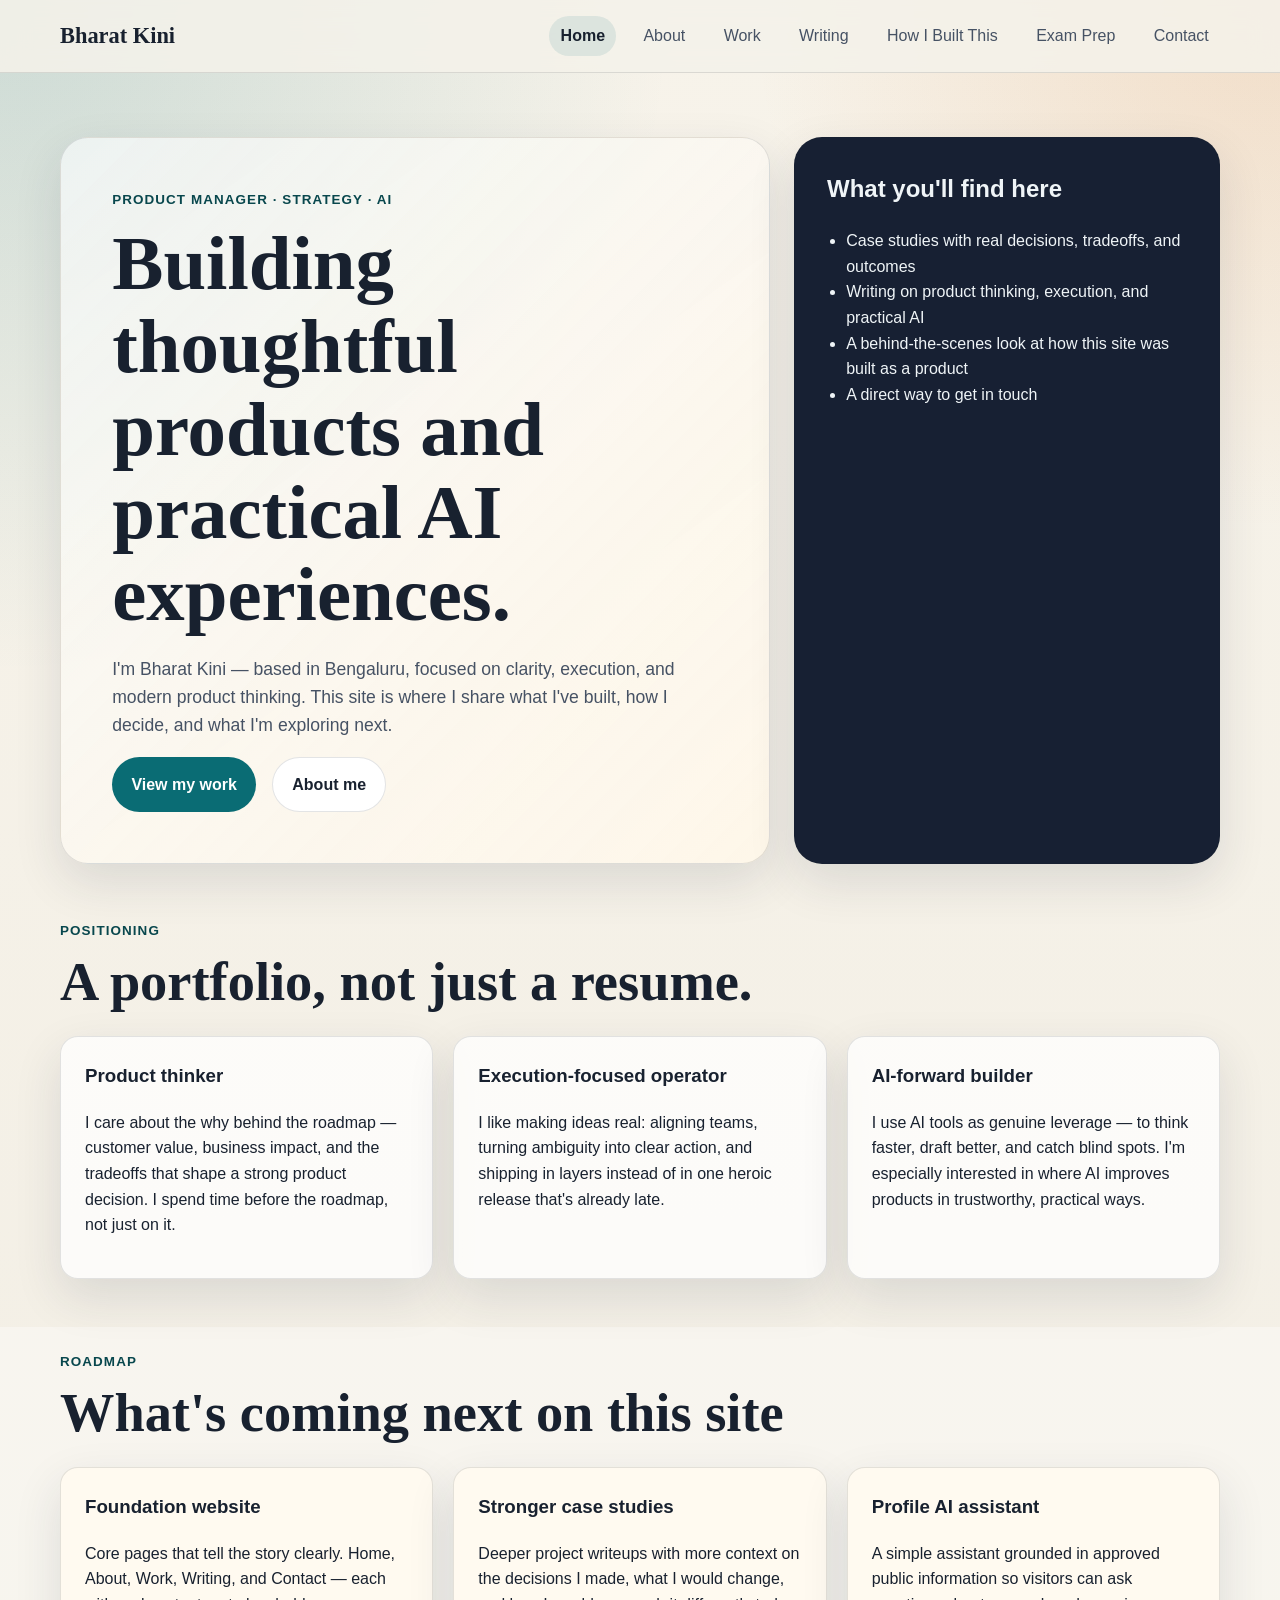
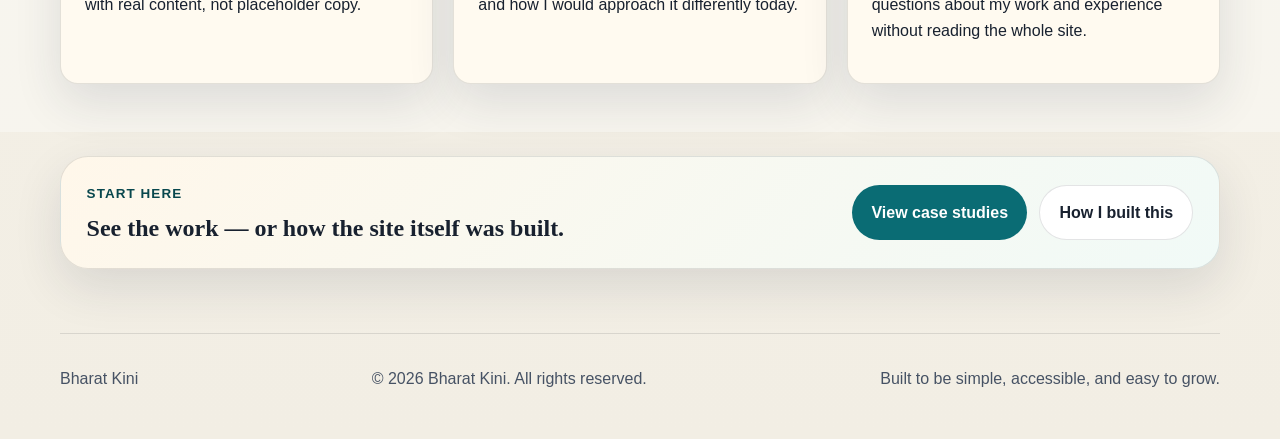
<file: index.html>
<!DOCTYPE html>
<html lang="en">
  <head>
    <meta charset="UTF-8" />
    <meta name="viewport" content="width=device-width, initial-scale=1.0" />
    <title>Bharat Kini | Product Manager</title>
    <meta
      name="description"
      content="Bharat Kini is a product manager based in Bengaluru — focused on clarity, execution, and practical AI. This site is where I share what I've built and how I think."
    />
    <meta
      http-equiv="Content-Security-Policy"
      content="default-src 'self'; script-src 'self'; style-src 'self'; img-src 'self' data:; object-src 'none'; base-uri 'self'; form-action 'none'"
    />
    <link rel="canonical" href="https://bharatkini.com/" />
    <link rel="icon" href="assets/favicon.svg" type="image/svg+xml" />
    <meta property="og:type" content="website" />
    <meta property="og:site_name" content="Bharat Kini" />
    <meta property="og:title" content="Bharat Kini | Product Manager" />
    <meta
      property="og:description"
      content="Bharat Kini is a product manager based in Bengaluru — focused on clarity, execution, and practical AI. This site is where I share what I've built and how I think."
    />
    <meta property="og:url" content="https://bharatkini.com/" />
    <meta name="twitter:card" content="summary" />
    <meta name="twitter:title" content="Bharat Kini | Product Manager" />
    <meta
      name="twitter:description"
      content="Bharat Kini is a product manager based in Bengaluru — focused on clarity, execution, and practical AI. This site is where I share what I've built and how I think."
    />
    <link rel="stylesheet" href="assets/css/styles.css" />
  </head>
  <body>
    <a class="skip-link" href="#main-content">Skip to content</a>
    <header class="site-header">
      <div class="container site-header__inner">
        <a class="wordmark" href="index.html">Bharat Kini</a>
        <button
          class="nav-toggle"
          type="button"
          aria-expanded="false"
          aria-controls="site-nav"
          aria-label="Open navigation"
        >
          Menu
        </button>
        <nav id="site-nav" class="site-nav" aria-label="Primary">
          <a aria-current="page" href="index.html">Home</a>
          <a href="pages/about.html">About</a>
          <a href="pages/work.html">Work</a>
          <a href="pages/writing.html">Writing</a>
          <a href="pages/how-i-built-this.html">How I Built This</a>
          <a href="pages/exam-prep.html">Exam Prep</a>
          <a href="pages/contact.html">Contact</a>
        </nav>
      </div>
    </header>

    <main id="main-content">
      <section class="hero">
        <div class="container hero__grid">
          <div class="hero__content">
            <p class="eyebrow">Product Manager · Strategy · AI</p>
            <h1>Building thoughtful products and practical AI experiences.</h1>
            <p class="hero__lede">
              I'm Bharat Kini — based in Bengaluru, focused on clarity, execution,
              and modern product thinking. This site is where I share what I've built,
              how I decide, and what I'm exploring next.
            </p>
            <div class="hero__actions">
              <a class="button button--primary" href="pages/work.html">View my work</a>
              <a class="button button--secondary" href="pages/about.html">About me</a>
            </div>
          </div>
          <aside class="hero__panel" aria-label="Quick profile">
            <h2>What you'll find here</h2>
            <ul class="summary-list">
              <li>Case studies with real decisions, tradeoffs, and outcomes</li>
              <li>Writing on product thinking, execution, and practical AI</li>
              <li>A behind-the-scenes look at how this site was built as a product</li>
              <li>A direct way to get in touch</li>
            </ul>
          </aside>
        </div>
      </section>

      <section class="section">
        <div class="container">
          <div class="section-heading">
            <p class="eyebrow">Positioning</p>
            <h2>A portfolio, not just a resume.</h2>
          </div>
          <div class="card-grid">
            <article class="card">
              <h3>Product thinker</h3>
              <p>
                I care about the why behind the roadmap — customer value, business
                impact, and the tradeoffs that shape a strong product decision.
                I spend time before the roadmap, not just on it.
              </p>
            </article>
            <article class="card">
              <h3>Execution-focused operator</h3>
              <p>
                I like making ideas real: aligning teams, turning ambiguity into
                clear action, and shipping in layers instead of in one heroic
                release that's already late.
              </p>
            </article>
            <article class="card">
              <h3>AI-forward builder</h3>
              <p>
                I use AI tools as genuine leverage — to think faster, draft better,
                and catch blind spots. I'm especially interested in where AI improves
                products in trustworthy, practical ways.
              </p>
            </article>
          </div>
        </div>
      </section>

      <section class="section section--alt">
        <div class="container">
          <div class="section-heading">
            <p class="eyebrow">Roadmap</p>
            <h2>What's coming next on this site</h2>
          </div>
          <div class="timeline">
            <article class="timeline__item">
              <h3>Foundation website</h3>
              <p>
                Core pages that tell the story clearly. Home, About, Work, Writing,
                and Contact — each with real content, not placeholder copy.
              </p>
            </article>
            <article class="timeline__item">
              <h3>Stronger case studies</h3>
              <p>
                Deeper project writeups with more context on the decisions I made,
                what I would change, and how I would approach it differently today.
              </p>
            </article>
            <article class="timeline__item">
              <h3>Profile AI assistant</h3>
              <p>
                A simple assistant grounded in approved public information so visitors
                can ask questions about my work and experience without reading the
                whole site.
              </p>
            </article>
          </div>
        </div>
      </section>

      <section class="section">
        <div class="container cta">
          <div>
            <p class="eyebrow">Start here</p>
            <h2>See the work — or how the site itself was built.</h2>
          </div>
          <div class="cta-actions">
            <a class="button button--primary" href="pages/work.html">View case studies</a>
            <a class="button button--secondary" href="pages/how-i-built-this.html">How I built this</a>
          </div>
        </div>
      </section>
    </main>

    <footer class="site-footer">
      <div class="container site-footer__inner">
        <p>Bharat Kini</p>
        <p>&copy; 2026 Bharat Kini. All rights reserved.</p>
        <p>Built to be simple, accessible, and easy to grow.</p>
      </div>
    </footer>

    <script src="assets/js/script.js"></script>
  </body>
</html>
</file>
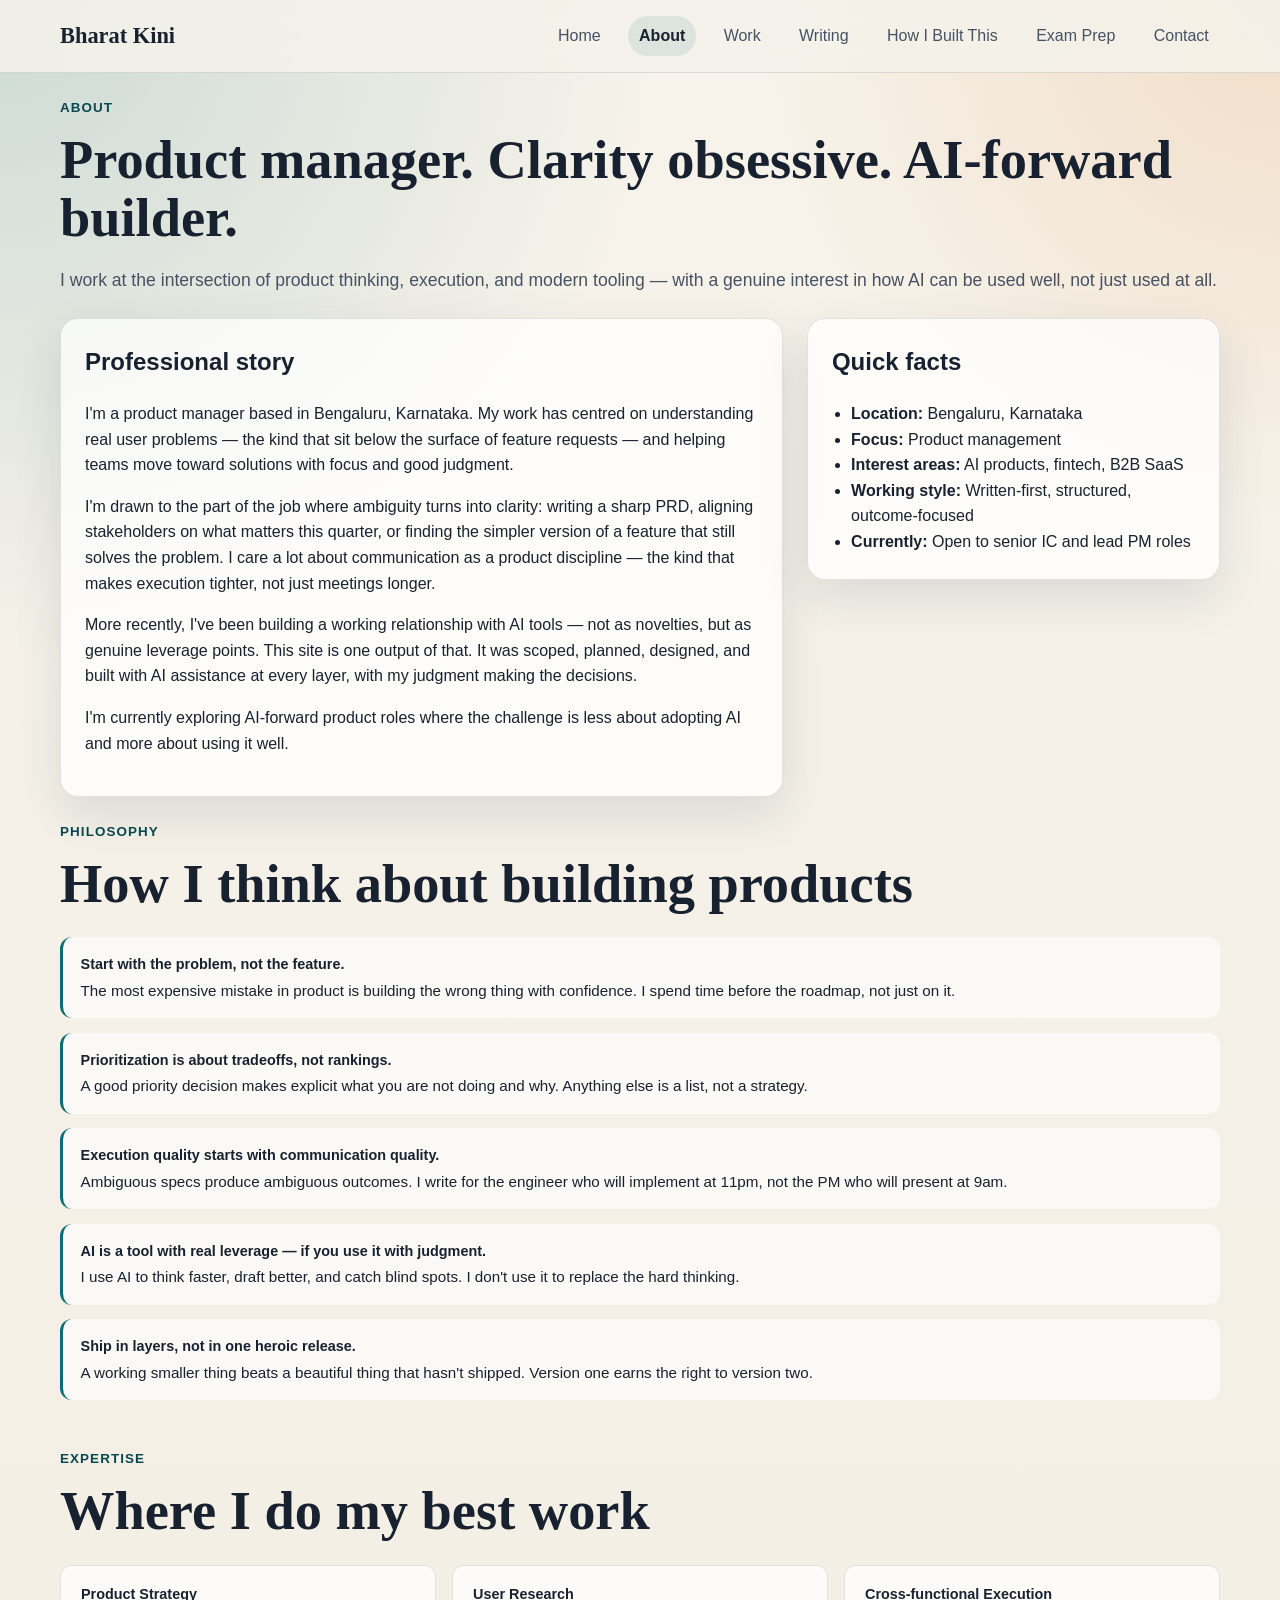
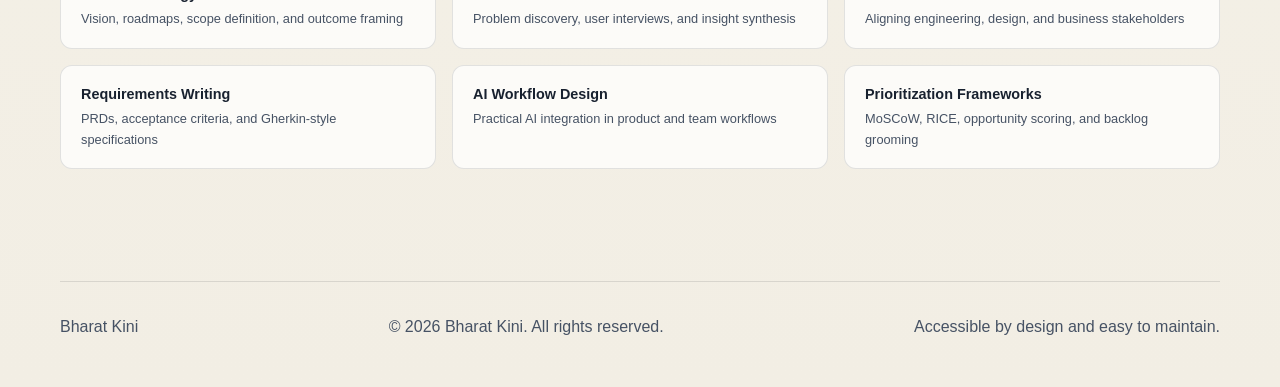
<file: pages/about.html>
<!DOCTYPE html>
<html lang="en">
  <head>
    <meta charset="UTF-8" />
    <meta name="viewport" content="width=device-width, initial-scale=1.0" />
    <title>About | Bharat Kini</title>
    <meta
      name="description"
      content="Bharat Kini — product manager working at the intersection of clarity, execution, and user value. Based in Bengaluru."
    />
    <meta
      http-equiv="Content-Security-Policy"
      content="default-src 'self'; script-src 'self'; style-src 'self'; img-src 'self' data:; object-src 'none'; base-uri 'self'; form-action 'none'"
    />
    <link rel="canonical" href="https://bharatkini.com/pages/about.html" />
    <link rel="icon" href="../assets/favicon.svg" type="image/svg+xml" />
    <meta property="og:type" content="website" />
    <meta property="og:site_name" content="Bharat Kini" />
    <meta property="og:title" content="About | Bharat Kini" />
    <meta
      property="og:description"
      content="Bharat Kini — product manager working at the intersection of clarity, execution, and user value. Based in Bengaluru."
    />
    <meta property="og:url" content="https://bharatkini.com/pages/about.html" />
    <meta name="twitter:card" content="summary" />
    <meta name="twitter:title" content="About | Bharat Kini" />
    <meta
      name="twitter:description"
      content="Bharat Kini — product manager working at the intersection of clarity, execution, and user value. Based in Bengaluru."
    />
    <link rel="stylesheet" href="../assets/css/styles.css" />
  </head>
  <body>
    <a class="skip-link" href="#main-content">Skip to content</a>
    <header class="site-header">
      <div class="container site-header__inner">
        <a class="wordmark" href="../index.html">Bharat Kini</a>
        <button
          class="nav-toggle"
          type="button"
          aria-expanded="false"
          aria-controls="site-nav"
          aria-label="Open navigation"
        >
          Menu
        </button>
        <nav id="site-nav" class="site-nav" aria-label="Primary">
          <a href="../index.html">Home</a>
          <a aria-current="page" href="about.html">About</a>
          <a href="work.html">Work</a>
          <a href="writing.html">Writing</a>
          <a href="how-i-built-this.html">How I Built This</a>
          <a href="exam-prep.html">Exam Prep</a>
          <a href="contact.html">Contact</a>
        </nav>
      </div>
    </header>

    <main id="main-content" class="page-shell">
      <div class="container">
        <header class="page-header">
          <p class="eyebrow">About</p>
          <h1>Product manager. Clarity obsessive. AI-forward builder.</h1>
          <p class="page-intro">
            I work at the intersection of product thinking, execution, and modern
            tooling — with a genuine interest in how AI can be used well, not just
            used at all.
          </p>
        </header>

        <!-- Story + sidebar -->
        <div class="about-grid">
          <section class="content-card">
            <h2>Professional story</h2>
            <p>
              I'm a product manager based in Bengaluru, Karnataka. My work has centred on
              understanding real user problems — the kind that sit below the surface of
              feature requests — and helping teams move toward solutions with focus and
              good judgment.
            </p>
            <p>
              I'm drawn to the part of the job where ambiguity turns into clarity: writing
              a sharp PRD, aligning stakeholders on what matters this quarter, or finding
              the simpler version of a feature that still solves the problem. I care a lot
              about communication as a product discipline — the kind that makes execution
              tighter, not just meetings longer.
            </p>
            <p>
              More recently, I've been building a working relationship with AI tools —
              not as novelties, but as genuine leverage points. This site is one output
              of that. It was scoped, planned, designed, and built with AI assistance at
              every layer, with my judgment making the decisions.
            </p>
            <p>
              I'm currently exploring AI-forward product roles where the challenge is
              less about adopting AI and more about using it well.
            </p>
          </section>

          <aside class="content-card">
            <h2>Quick facts</h2>
            <ul class="stack-list">
              <li><strong>Location:</strong> Bengaluru, Karnataka</li>
              <li><strong>Focus:</strong> Product management</li>
              <li><strong>Interest areas:</strong> AI products, fintech, B2B SaaS</li>
              <li><strong>Working style:</strong> Written-first, structured, outcome-focused</li>
              <li><strong>Currently:</strong> Open to senior IC and lead PM roles</li>
            </ul>
          </aside>
        </div>

        <!-- Philosophy -->
        <section class="section section--flush-top">
          <div class="section-heading">
            <p class="eyebrow">Philosophy</p>
            <h2>How I think about building products</h2>
          </div>
          <ul class="philosophy-list">
            <li>
              <strong>Start with the problem, not the feature.</strong>
              The most expensive mistake in product is building the wrong thing with
              confidence. I spend time before the roadmap, not just on it.
            </li>
            <li>
              <strong>Prioritization is about tradeoffs, not rankings.</strong>
              A good priority decision makes explicit what you are not doing and why.
              Anything else is a list, not a strategy.
            </li>
            <li>
              <strong>Execution quality starts with communication quality.</strong>
              Ambiguous specs produce ambiguous outcomes. I write for the engineer
              who will implement at 11pm, not the PM who will present at 9am.
            </li>
            <li>
              <strong>AI is a tool with real leverage — if you use it with judgment.</strong>
              I use AI to think faster, draft better, and catch blind spots.
              I don't use it to replace the hard thinking.
            </li>
            <li>
              <strong>Ship in layers, not in one heroic release.</strong>
              A working smaller thing beats a beautiful thing that hasn't shipped.
              Version one earns the right to version two.
            </li>
          </ul>
        </section>

        <!-- Expertise -->
        <section class="section section--flush-top">
          <div class="section-heading">
            <p class="eyebrow">Expertise</p>
            <h2>Where I do my best work</h2>
          </div>
          <div class="expertise-grid">
            <div class="expertise-item">
              Product Strategy
              <span>Vision, roadmaps, scope definition, and outcome framing</span>
            </div>
            <div class="expertise-item">
              User Research
              <span>Problem discovery, user interviews, and insight synthesis</span>
            </div>
            <div class="expertise-item">
              Cross-functional Execution
              <span>Aligning engineering, design, and business stakeholders</span>
            </div>
            <div class="expertise-item">
              Requirements Writing
              <span>PRDs, acceptance criteria, and Gherkin-style specifications</span>
            </div>
            <div class="expertise-item">
              AI Workflow Design
              <span>Practical AI integration in product and team workflows</span>
            </div>
            <div class="expertise-item">
              Prioritization Frameworks
              <span>MoSCoW, RICE, opportunity scoring, and backlog grooming</span>
            </div>
          </div>
        </section>

      </div>
    </main>

    <footer class="site-footer">
      <div class="container site-footer__inner">
        <p>Bharat Kini</p>
        <p>&copy; 2026 Bharat Kini. All rights reserved.</p>
        <p>Accessible by design and easy to maintain.</p>
      </div>
    </footer>

    <script src="../assets/js/script.js"></script>
  </body>
</html>
</file>
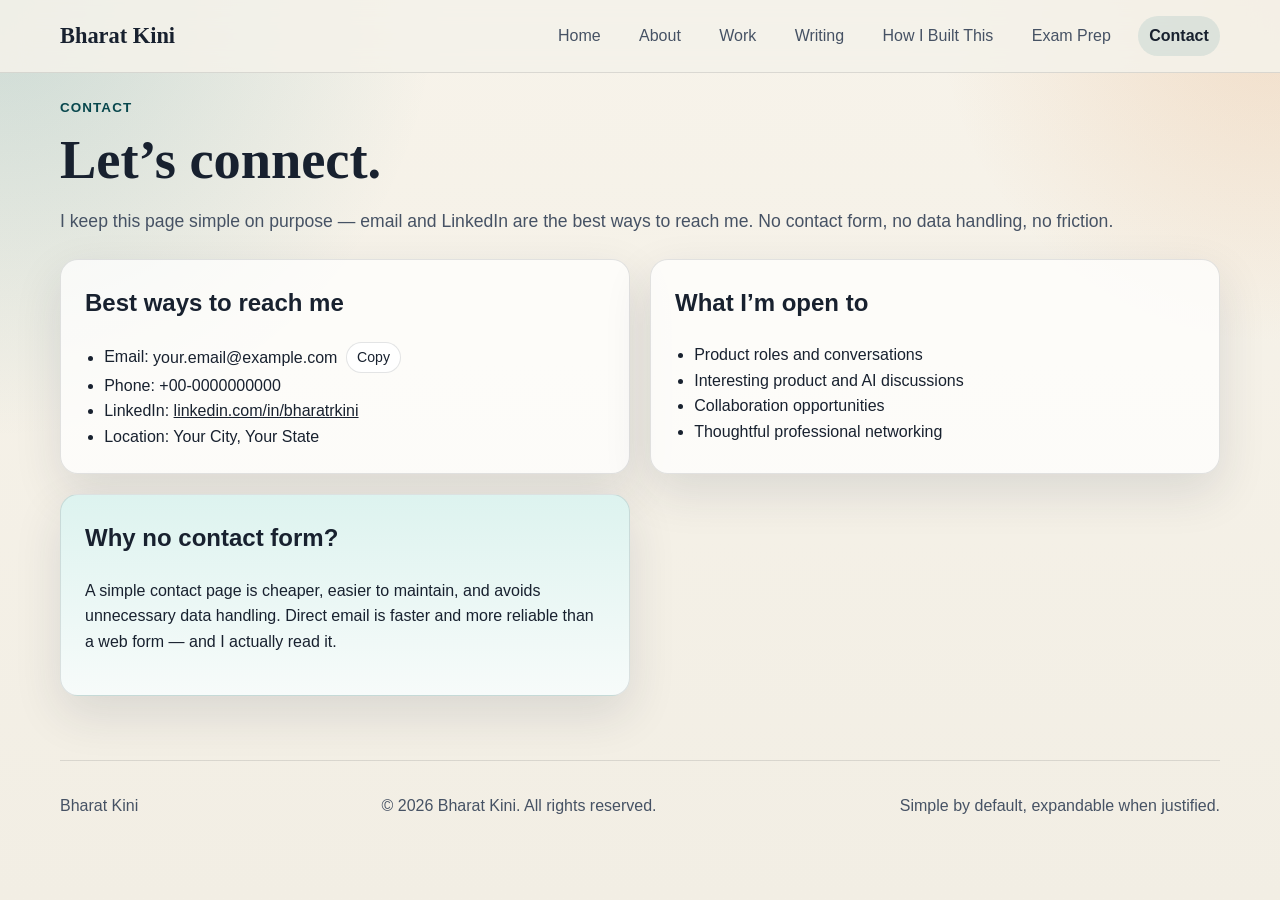
<file: pages/contact.html>
<!DOCTYPE html>
<html lang="en">
  <head>
    <meta charset="UTF-8" />
    <meta name="viewport" content="width=device-width, initial-scale=1.0" />
    <title>Contact | Bharat Kini</title>
    <meta
      name="description"
      content="Contact Bharat Kini for product, collaboration, or professional opportunities."
    />
    <meta
      http-equiv="Content-Security-Policy"
      content="default-src 'self'; script-src 'self'; style-src 'self'; img-src 'self' data:; object-src 'none'; base-uri 'self'; form-action 'none'"
    />
    <link rel="canonical" href="https://bharatkini.com/pages/contact.html" />
    <link rel="icon" href="../assets/favicon.svg" type="image/svg+xml" />
    <meta property="og:type" content="website" />
    <meta property="og:site_name" content="Bharat Kini" />
    <meta property="og:title" content="Contact | Bharat Kini" />
    <meta
      property="og:description"
      content="Contact Bharat Kini for product, collaboration, or professional opportunities."
    />
    <meta property="og:url" content="https://bharatkini.com/pages/contact.html" />
    <meta name="twitter:card" content="summary" />
    <meta name="twitter:title" content="Contact | Bharat Kini" />
    <meta
      name="twitter:description"
      content="Contact Bharat Kini for product, collaboration, or professional opportunities."
    />
    <link rel="stylesheet" href="../assets/css/styles.css" />
  </head>
  <body>
    <a class="skip-link" href="#main-content">Skip to content</a>
    <header class="site-header">
      <div class="container site-header__inner">
        <a class="wordmark" href="../index.html">Bharat Kini</a>
        <button
          class="nav-toggle"
          type="button"
          aria-expanded="false"
          aria-controls="site-nav"
          aria-label="Open navigation"
        >
          Menu
        </button>
        <nav id="site-nav" class="site-nav" aria-label="Primary">
          <a href="../index.html">Home</a>
          <a href="about.html">About</a>
          <a href="work.html">Work</a>
          <a href="writing.html">Writing</a>
          <a href="how-i-built-this.html">How I Built This</a>
          <a href="exam-prep.html">Exam Prep</a>
          <a aria-current="page" href="contact.html">Contact</a>
        </nav>
      </div>
    </header>

    <main id="main-content" class="page-shell">
      <div class="container">
        <header class="page-header">
          <p class="eyebrow">Contact</p>
          <h1>Let’s connect.</h1>
          <p class="page-intro">
            I keep this page simple on purpose — email and LinkedIn are the best ways
            to reach me. No contact form, no data handling, no friction.
          </p>
        </header>

        <div class="content-grid">
          <section class="content-card">
            <h2>Best ways to reach me</h2>
            <ul class="stack-list">
              <li>
                Email:
                <span class="copy-row">
                  <span>your.email@example.com</span>
                  <button
                    class="copy-button icon-action-button"
                    type="button"
                    data-copy-value="your.email@example.com"
                    data-copy-message="Email address copied to your clipboard."
                    aria-label="Copy email address"
                    title="Copy email address"
                  >
                    <span aria-hidden="true">Copy</span>
                  </button>
                </span>
              </li>
              <li>Phone: +00-0000000000</li>
              <li>
                LinkedIn:
                <a
                  href="https://www.linkedin.com/in/bharatrkini/"
                  target="_blank"
                  rel="noreferrer"
                >
                  linkedin.com/in/bharatrkini
                </a>
              </li>
              <li>Location: Your City, Your State</li>
            </ul>
          </section>

          <section class="content-card">
            <h2>What I’m open to</h2>
            <ul class="stack-list">
              <li>Product roles and conversations</li>
              <li>Interesting product and AI discussions</li>
              <li>Collaboration opportunities</li>
              <li>Thoughtful professional networking</li>
            </ul>
          </section>

          <section class="content-card content-card--highlight">
            <h2>Why no contact form?</h2>
            <p>
              A simple contact page is cheaper, easier to maintain, and avoids
              unnecessary data handling. Direct email is faster and more reliable
              than a web form — and I actually read it.
            </p>
          </section>
        </div>
      </div>
    </main>

    <footer class="site-footer">
      <div class="container site-footer__inner">
        <p>Bharat Kini</p>
        <p>&copy; 2026 Bharat Kini. All rights reserved.</p>
        <p>Simple by default, expandable when justified.</p>
      </div>
    </footer>

    <script src="../assets/js/script.js"></script>
  </body>
</html>
</file>
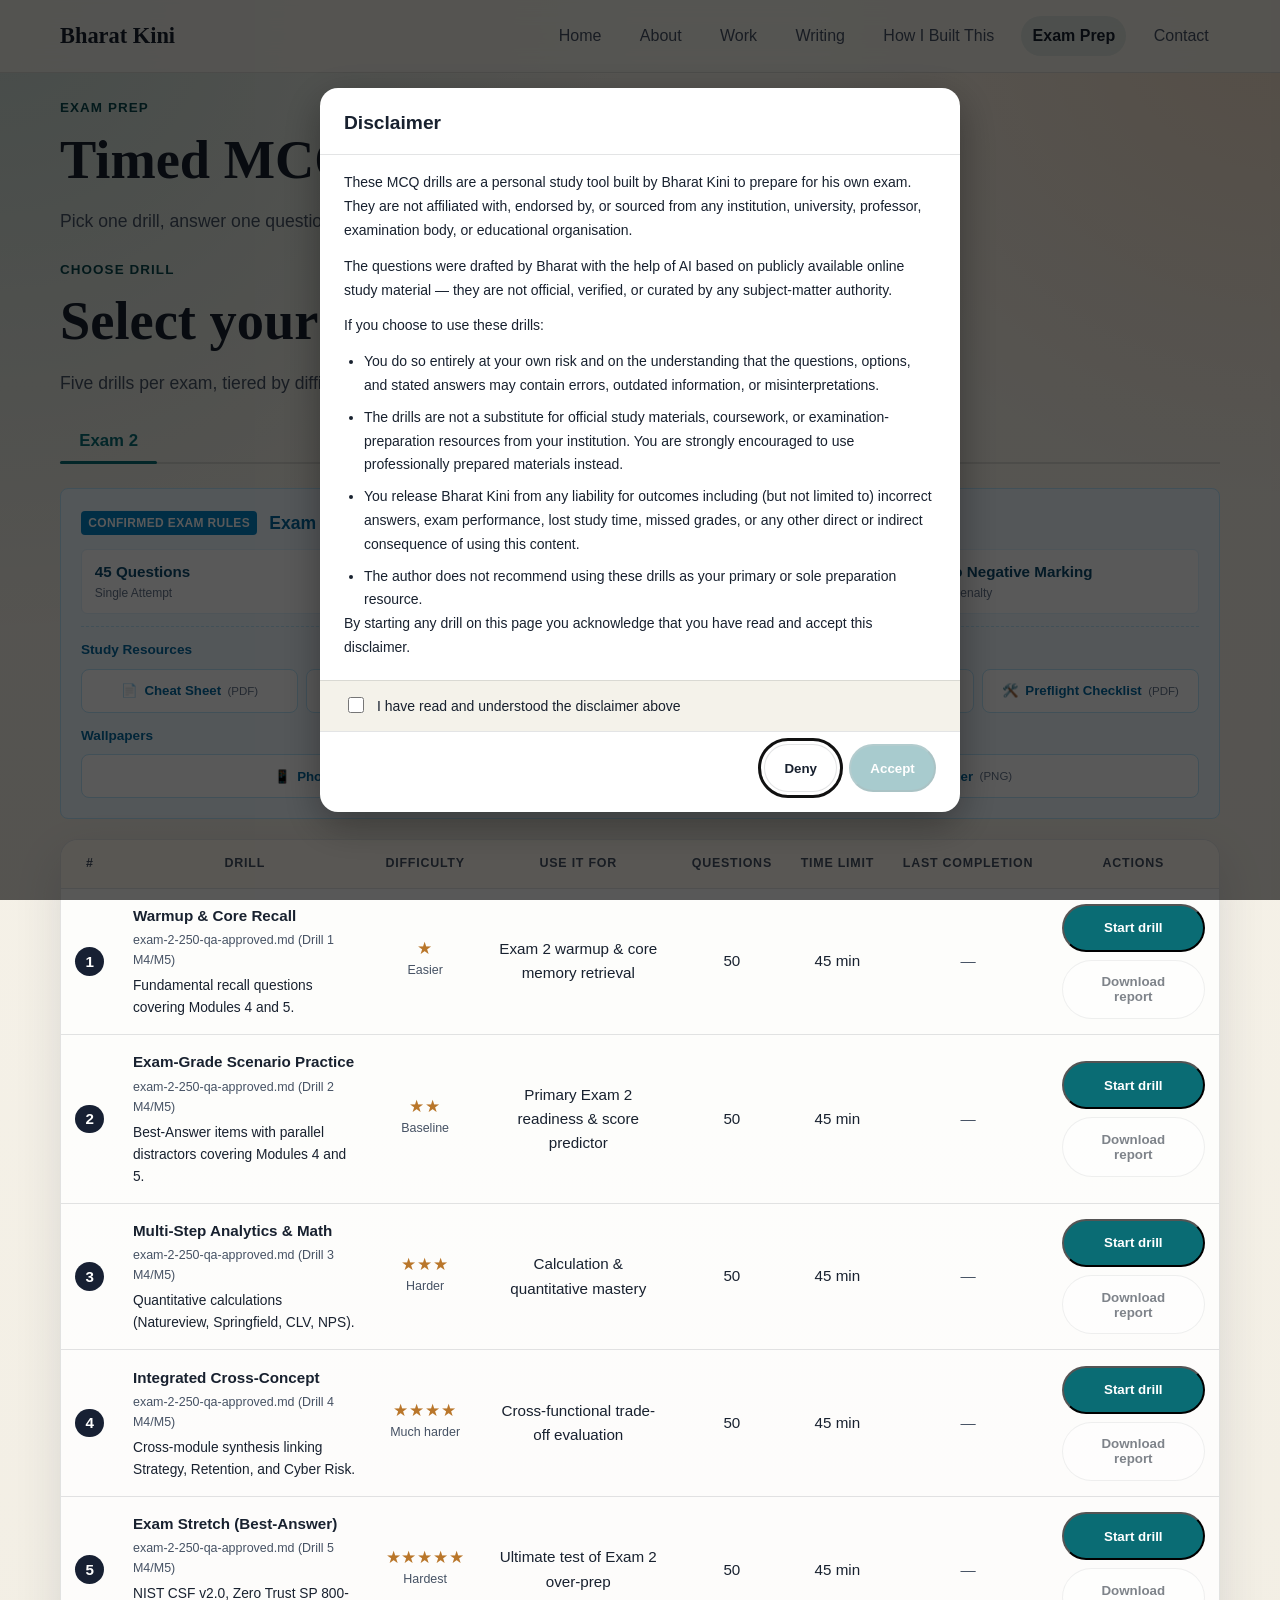
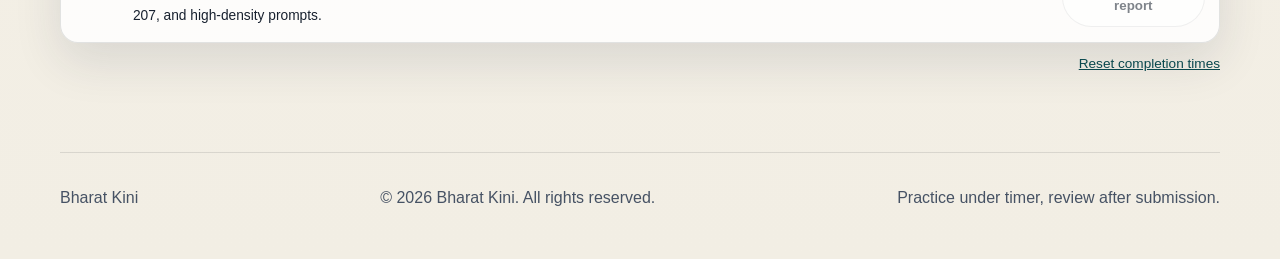
<file: pages/exam-prep.html>
<!DOCTYPE html>
<html lang="en">
  <head>
    <meta charset="UTF-8" />
    <meta name="viewport" content="width=device-width, initial-scale=1.0" />
    <title>MCQ Practice Drills | Bharat Kini</title>
    <meta
      name="description"
      content="Timed MCQ practice drills with local scoring, review table, filters, sorting, and Excel export."
    />
    <meta
      http-equiv="Content-Security-Policy"
      content="default-src 'self'; script-src 'self'; style-src 'self' 'unsafe-inline'; img-src 'self' data:; object-src 'none'; base-uri 'self'; form-action 'none'"
    />
    <link rel="canonical" href="https://bharatkini.com/pages/exam-prep.html" />
    <link rel="icon" href="../assets/favicon.svg" type="image/svg+xml" />
    <meta property="og:type" content="website" />
    <meta property="og:site_name" content="Bharat Kini" />
    <meta property="og:title" content="MCQ Practice Drills | Bharat Kini" />
    <meta
      property="og:description"
      content="Timed MCQ practice drills with local scoring, review table, filters, sorting, and Excel export."
    />
    <meta property="og:url" content="https://bharatkini.com/pages/exam-prep.html" />
    <meta name="twitter:card" content="summary" />
    <meta name="twitter:title" content="MCQ Practice Drills | Bharat Kini" />
    <meta
      name="twitter:description"
      content="Timed MCQ practice drills with local scoring, review table, filters, sorting, and Excel export."
    />
    <link rel="stylesheet" href="../assets/css/styles.css" />
  </head>
  <body>
    <!-- Disclaimer modal: shown on first visit until user accepts -->
    <div id="disclaimer-modal" class="mcq-disclaimer-modal" role="dialog" aria-modal="true" aria-labelledby="disclaimer-modal-title" hidden>
      <div class="mcq-disclaimer-modal__inner">
        <h2 id="disclaimer-modal-title">Disclaimer</h2>
        <div class="mcq-disclaimer-modal__body">
          <p>These MCQ drills are a personal study tool built by Bharat Kini to prepare for his own exam. They are not affiliated with, endorsed by, or sourced from any institution, university, professor, examination body, or educational organisation.</p>
          <p>The questions were drafted by Bharat with the help of AI based on publicly available online study material — they are not official, verified, or curated by any subject-matter authority.</p>
          <p>If you choose to use these drills:</p>
          <ul>
            <li>You do so entirely at your own risk and on the understanding that the questions, options, and stated answers may contain errors, outdated information, or misinterpretations.</li>
            <li>The drills are not a substitute for official study materials, coursework, or examination-preparation resources from your institution. You are strongly encouraged to use professionally prepared materials instead.</li>
            <li>You release Bharat Kini from any liability for outcomes including (but not limited to) incorrect answers, exam performance, lost study time, missed grades, or any other direct or indirect consequence of using this content.</li>
            <li>The author does not recommend using these drills as your primary or sole preparation resource.</li>
          </ul>
          <p>By starting any drill on this page you acknowledge that you have read and accept this disclaimer.</p>
        </div>
        <label class="mcq-disclaimer-modal__check" for="disclaimer-checkbox">
          <input type="checkbox" id="disclaimer-checkbox" />
          I have read and understood the disclaimer above
        </label>
        <div class="mcq-disclaimer-modal__actions">
          <button id="disclaimer-deny" class="button button--secondary" type="button">Deny</button>
          <button id="disclaimer-accept" class="button button--primary" type="button" disabled>Accept</button>
        </div>
      </div>
    </div>

    <a class="skip-link" href="#main-content">Skip to content</a>
    <header class="site-header">
      <div class="container site-header__inner">
        <a class="wordmark" href="../index.html">Bharat Kini</a>
        <div id="header-timer-wrap" class="mcq-header-timer" hidden aria-live="polite">
          <span class="mcq-timer__label">Timer</span>
          <strong id="timer-display">60:00</strong>
        </div>
        <div class="site-header__right">
          <button
            class="nav-toggle"
            type="button"
            aria-expanded="false"
            aria-controls="site-nav"
            aria-label="Open menu"
          >
            Menu
          </button>
          <nav id="site-nav" class="site-nav" aria-label="Primary">
            <a href="../index.html">Home</a>
            <a href="about.html">About</a>
            <a href="work.html">Work</a>
            <a href="writing.html">Writing</a>
            <a href="how-i-built-this.html">How I Built This</a>
            <a aria-current="page" href="exam-prep.html">Exam Prep</a>
            <a href="contact.html">Contact</a>
          </nav>
        </div>
      </div>
    </header>

    <main id="main-content" class="page-shell mcq-page">
      <!-- Disclaimer banner: shown after acceptance, rotates through disclaimer segments.
           Hover expands to show the full disclaimer text. -->
      <div id="disclaimer-banner" class="mcq-disclaimer-banner" hidden aria-live="polite">
        <p class="mcq-disclaimer-banner__text" id="disclaimer-banner-text"></p>
        <div class="mcq-disclaimer-banner__full" aria-hidden="true">
          <p>These MCQ drills are a personal study tool built by Bharat Kini to prepare for his own exam. They are not affiliated with, endorsed by, or sourced from any institution, university, professor, examination body, or educational organisation.</p>
          <p>The questions were drafted by Bharat with the help of AI based on publicly available online study material — they are not official, verified, or curated by any subject-matter authority.</p>
          <p>If you choose to use these drills: You do so entirely at your own risk and on the understanding that the questions, options, and stated answers may contain errors, outdated information, or misinterpretations. The drills are not a substitute for official study materials, coursework, or examination-preparation resources from your institution. You are strongly encouraged to use professionally prepared materials instead. You release Bharat Kini from any liability for outcomes including (but not limited to) incorrect answers, exam performance, lost study time, missed grades, or any other direct or indirect consequence of using this content. The author does not recommend using these drills as your primary or sole preparation resource.</p>
          <p>By starting any drill on this page you have acknowledged that you have read and accepted this disclaimer.</p>
        </div>
      </div>
      <div class="container">
        <header id="mcq-page-header" class="page-header mcq-header">
          <p class="eyebrow">Exam Prep</p>
          <h1>Timed MCQ practice.</h1>
          <p class="page-intro">
            Pick one drill, answer one question at a time, and review only after the attempt ends.
          </p>
        </header>

        <section id="resume-panel" class="mcq-resume" hidden aria-labelledby="resume-title">
          <div>
            <p class="eyebrow">Saved Attempt</p>
            <h2 id="resume-title">Resume your in-progress drill</h2>
            <p id="resume-summary"></p>
          </div>
          <div class="mcq-resume__actions">
            <button id="resume-attempt" class="button button--primary" type="button">Resume</button>
            <button id="discard-attempt" class="button button--secondary" type="button">Discard</button>
          </div>
        </section>

        <section id="quiz-selection" class="mcq-selection" aria-labelledby="quiz-selection-title">
          <div class="section-heading">
            <p class="eyebrow">Choose Drill</p>
            <h2 id="quiz-selection-title">Select your MCQ set.</h2>
            <p class="page-intro">
              Five drills per exam, tiered by difficulty. Completion time is saved on this device only.
            </p>
          </div>

          <div class="mcq-tabs" role="tablist">
            <button role="tab" class="mcq-tabs__button mcq-tabs__button--active" aria-selected="true" id="tab-exam2" type="button">Exam 2</button>
          </div>

          <!-- Exam 2 Confirmed Specification Banner -->
          <div id="exam2-spec-banner" class="mcq-exam2-spec-card" hidden>
            <div class="mcq-exam2-spec-card__header">
              <span class="mcq-badge" style="background:#0284c7; color:#fff;">CONFIRMED EXAM RULES</span>
              <h3>Exam 2 Specifications</h3>
            </div>
            <div class="mcq-exam2-spec-card__grid">
              <div class="spec-item"><strong>45 Questions</strong><span>Single Attempt</span></div>
              <div class="spec-item"><strong>60 Minutes</strong><span>Duration</span></div>
              <div class="spec-item"><strong>Sun 16 Aug, 3:30–4:30 PM</strong><span>Exam Window</span></div>
              <div class="spec-item"><strong>No Negative Marking</strong><span>0 Penalty</span></div>
            </div>
            <div class="mcq-download-section" style="margin-top: 0.75rem; padding-top: 0.75rem; border-top: 1px dashed #bae6fd;">
              <div class="mcq-download-group" style="margin-bottom: 0.75rem;">
                <strong style="font-size: 0.85rem; color: #0369a1; display: block; margin-bottom: 0.5rem;">Study Resources</strong>
                <div class="mcq-download-grid">
                  <a href="../assets/downloads/exam-2/cheat-sheet.pdf" download="cheat-sheet.pdf" class="mcq-download-btn"><span class="btn-icon" aria-hidden="true">📄</span> Cheat Sheet <small>(PDF)</small></a>
                  <a href="../assets/downloads/exam-2/flashcards.pdf" download="flashcards.pdf" class="mcq-download-btn"><span class="btn-icon" aria-hidden="true">🃏</span> Active Flashcards <small>(PDF)</small></a>
                  <a href="../assets/downloads/exam-2/cram-sheet.pdf" download="cram-sheet.pdf" class="mcq-download-btn"><span class="btn-icon" aria-hidden="true">⚡</span> 30-Min Cram Sheet <small>(PDF)</small></a>
                  <a href="../assets/downloads/exam-2/test-day-tactics.pdf" download="test-day-tactics.pdf" class="mcq-download-btn"><span class="btn-icon" aria-hidden="true">🎯</span> Test-Day Tactics <small>(PDF)</small></a>
                  <a href="../assets/downloads/exam-2/preflight-checklist.pdf" download="preflight-checklist.pdf" class="mcq-download-btn"><span class="btn-icon" aria-hidden="true">🛠️</span> Preflight Checklist <small>(PDF)</small></a>
                </div>
              </div>

              <div class="mcq-download-group">
                <strong style="font-size: 0.85rem; color: #0369a1; display: block; margin-bottom: 0.5rem;">Wallpapers</strong>
                <div class="mcq-download-grid">
                  <a href="../assets/downloads/exam-2/phone-schedule-wallpaper.png" download="phone-schedule-wallpaper.png" class="mcq-download-btn"><span class="btn-icon" aria-hidden="true">📱</span> Phone Wallpaper <small>(PNG)</small></a>
                  <a href="../assets/downloads/exam-2/desktop-schedule-wallpaper.png" download="desktop-schedule-wallpaper.png" class="mcq-download-btn"><span class="btn-icon" aria-hidden="true">🖥️</span> Desktop Wallpaper <small>(PNG)</small></a>
                </div>
              </div>
            </div>
          </div>

          <div id="quiz-options" class="mcq-drill-table-wrap"></div>
          <p class="mcq-table-footnote">
            <button id="reset-completions" type="button" class="link-button">Reset completion times</button>
          </p>
        </section>

        <section id="quiz-panel" class="mcq-panel" hidden aria-labelledby="quiz-title">
          <div class="mcq-toolbar">
            <div>
              <p class="eyebrow" id="quiz-source">Practice</p>
              <h2 id="quiz-title">Question</h2>
            </div>
          </div>

          <article class="mcq-question-card" aria-live="polite">
            <div class="mcq-progress-row">
              <span id="question-progress">Question 1 of 50</span>
              <span id="answered-count">0 answered</span>
            </div>
            <h3 id="question-text"></h3>
            <fieldset id="option-list" class="mcq-options">
              <legend class="visually-hidden">Select one answer</legend>
            </fieldset>
            <div class="mcq-actions">
              <button id="prev-question" class="button button--secondary" type="button">Previous</button>
              <button id="mark-review" class="button button--secondary" type="button" aria-pressed="false">Mark for review</button>
              <button id="next-question" class="button button--primary" type="button">Next</button>
            </div>
          </article>

          <div class="mcq-below-card-controls">
            <nav id="question-navigator" class="mcq-question-nav" aria-label="Question navigator"></nav>
            <button id="finish-quiz" class="button button--secondary mcq-finish-button" type="button">Finish attempt</button>
          </div>
        </section>

        <section id="results-panel" class="mcq-results" hidden aria-labelledby="results-title">
          <div class="mcq-results__summary">
            <div>
              <p class="eyebrow">Results</p>
              <h2 id="results-title">Attempt report</h2>
              <p id="score-summary"></p>
            </div>
            <button id="restart-quiz" class="button button--secondary" type="button">Choose another drill</button>
          </div>

          <div class="mcq-table-tools">
            <label class="search-field">
              <span>Search report</span>
              <input id="global-report-search" type="search" inputmode="search" autocomplete="off" />
            </label>
            <button id="download-report" class="button button--primary" type="button">Download Excel</button>
          </div>

          <div class="mcq-table-wrap">
            <table id="results-table" class="mcq-report-table">
              <thead>
                <tr>
                  <th scope="col" data-sort="question">Question</th>
                  <th scope="col" data-sort="options">4 options</th>
                  <th scope="col" data-sort="selected">Selected option</th>
                  <th scope="col" data-sort="answer">Right answer</th>
                  <th scope="col" data-sort="reviewStatus">Review status</th>
                  <th scope="col" data-sort="result">Result</th>
                </tr>
                <tr class="column-filter-row">
                  <th scope="col"><input type="search" data-column-filter="question" aria-label="Filter questions" /></th>
                  <th scope="col"><input type="search" data-column-filter="options" aria-label="Filter options" /></th>
                  <th scope="col"><input type="search" data-column-filter="selected" aria-label="Filter selected answers" /></th>
                  <th scope="col"><input type="search" data-column-filter="answer" aria-label="Filter right answers" /></th>
                  <th scope="col"><input type="search" data-column-filter="reviewStatus" aria-label="Filter review statuses" /></th>
                  <th scope="col"><input type="search" data-column-filter="result" aria-label="Filter result" /></th>
                </tr>
              </thead>
              <tbody></tbody>
            </table>
          </div>
        </section>
      </div>
    </main>

    <footer class="site-footer">
      <div class="container site-footer__inner">
        <p>Bharat Kini</p>
        <p>&copy; 2026 Bharat Kini. All rights reserved.</p>
        <p>Practice under timer, review after submission.</p>
      </div>
    </footer>

    <script src="../assets/js/script.js"></script>
    <script src="../assets/js/mcq-data.js?v=20260814-v2"></script>
    <script src="../assets/js/mcq-practice.js?v=20260814-v2"></script>
  </body>
</html>
</file>
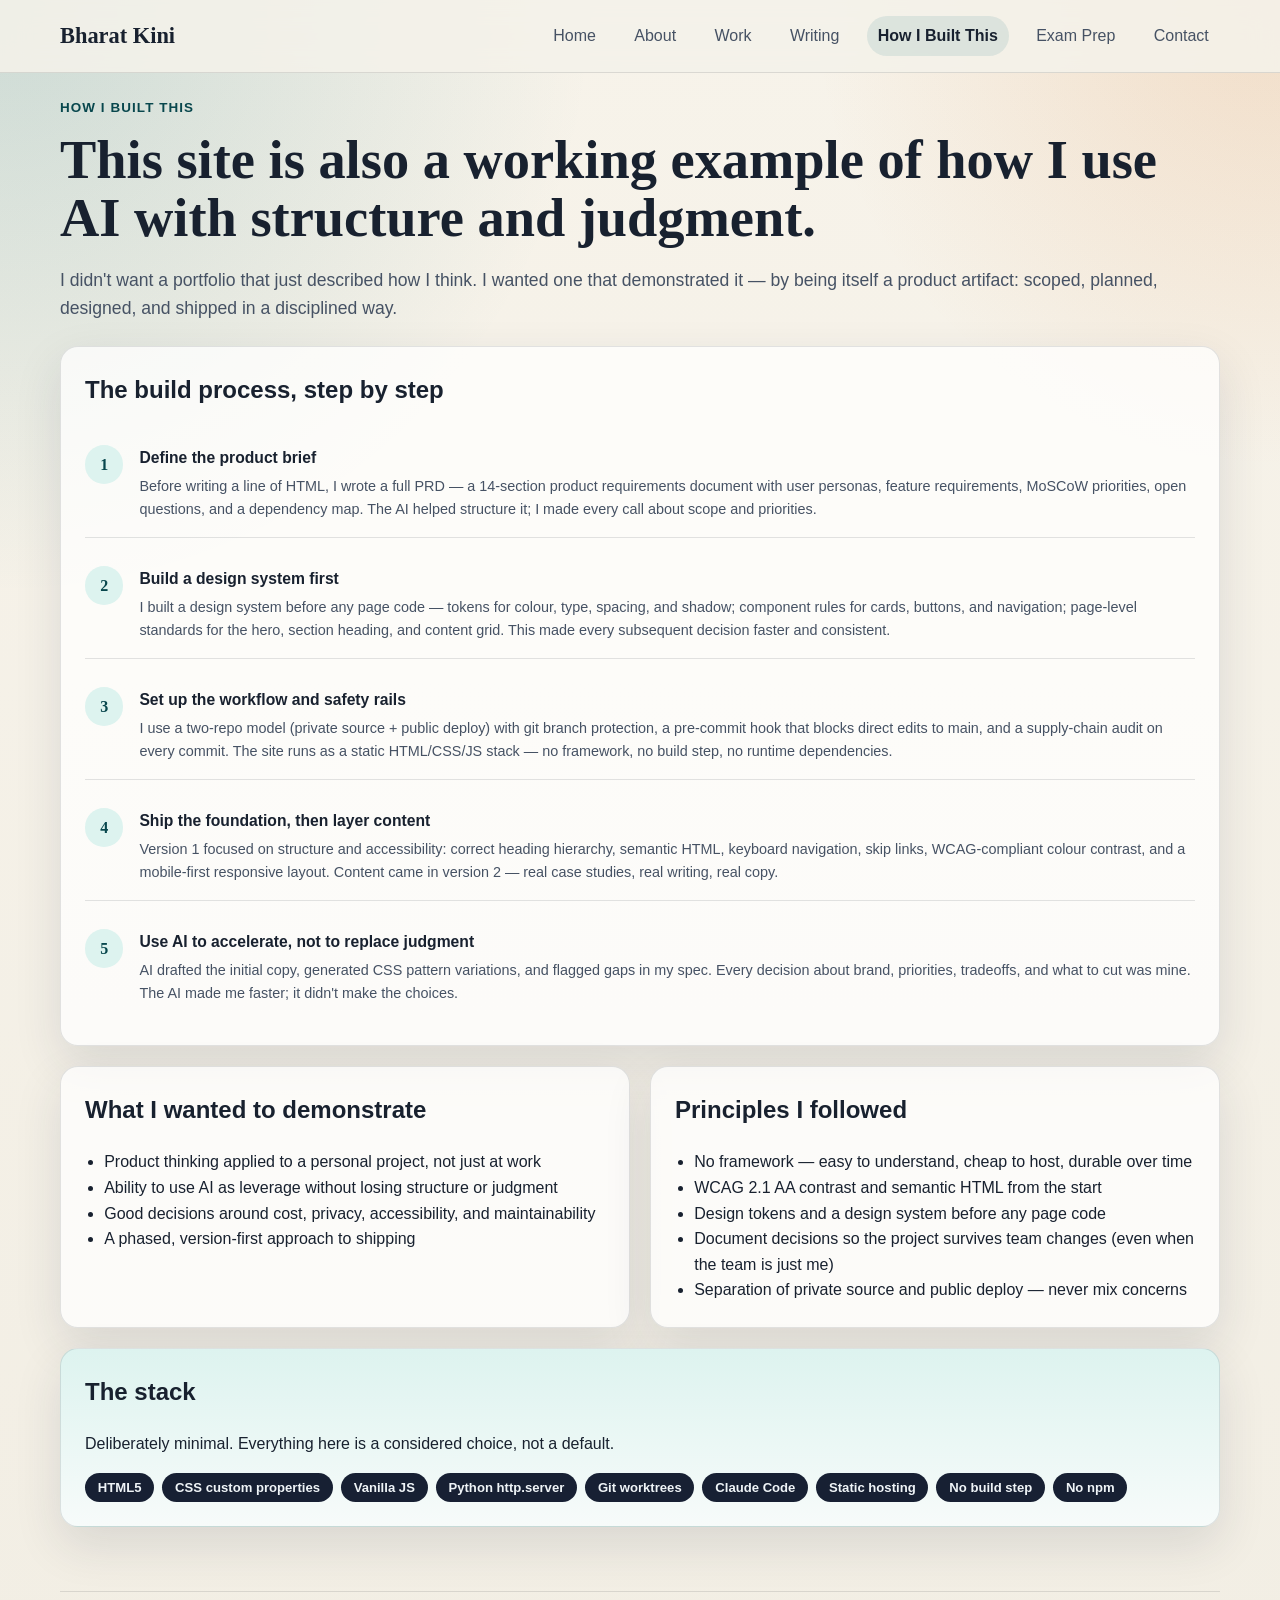
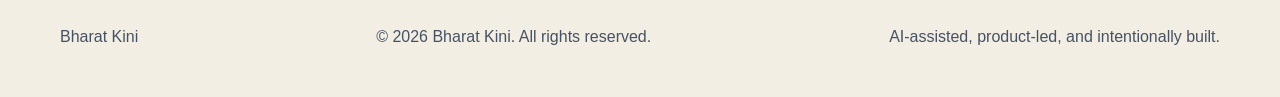
<file: pages/how-i-built-this.html>
<!DOCTYPE html>
<html lang="en">
  <head>
    <meta charset="UTF-8" />
    <meta name="viewport" content="width=device-width, initial-scale=1.0" />
    <title>How I Built This | Bharat Kini</title>
    <meta
      name="description"
      content="How Bharat Kini used AI tools, planning systems, and product thinking to build this website from scratch."
    />
    <meta
      http-equiv="Content-Security-Policy"
      content="default-src 'self'; script-src 'self'; style-src 'self'; img-src 'self' data:; object-src 'none'; base-uri 'self'; form-action 'none'"
    />
    <link rel="canonical" href="https://bharatkini.com/pages/how-i-built-this.html" />
    <link rel="icon" href="../assets/favicon.svg" type="image/svg+xml" />
    <meta property="og:type" content="website" />
    <meta property="og:site_name" content="Bharat Kini" />
    <meta property="og:title" content="How I Built This | Bharat Kini" />
    <meta
      property="og:description"
      content="How Bharat Kini used AI tools, planning systems, and product thinking to build this website from scratch."
    />
    <meta property="og:url" content="https://bharatkini.com/pages/how-i-built-this.html" />
    <meta name="twitter:card" content="summary" />
    <meta name="twitter:title" content="How I Built This | Bharat Kini" />
    <meta
      name="twitter:description"
      content="How Bharat Kini used AI tools, planning systems, and product thinking to build this website from scratch."
    />
    <link rel="stylesheet" href="../assets/css/styles.css" />
  </head>
  <body>
    <a class="skip-link" href="#main-content">Skip to content</a>
    <header class="site-header">
      <div class="container site-header__inner">
        <a class="wordmark" href="../index.html">Bharat Kini</a>
        <button
          class="nav-toggle"
          type="button"
          aria-expanded="false"
          aria-controls="site-nav"
          aria-label="Open navigation"
        >
          Menu
        </button>
        <nav id="site-nav" class="site-nav" aria-label="Primary">
          <a href="../index.html">Home</a>
          <a href="about.html">About</a>
          <a href="work.html">Work</a>
          <a href="writing.html">Writing</a>
          <a aria-current="page" href="how-i-built-this.html">How I Built This</a>
          <a href="exam-prep.html">Exam Prep</a>
          <a href="contact.html">Contact</a>
        </nav>
      </div>
    </header>

    <main id="main-content" class="page-shell">
      <div class="container">
        <header class="page-header">
          <p class="eyebrow">How I Built This</p>
          <h1>This site is also a working example of how I use AI with structure and judgment.</h1>
          <p class="page-intro">
            I didn't want a portfolio that just described how I think. I wanted one
            that demonstrated it — by being itself a product artifact: scoped, planned,
            designed, and shipped in a disciplined way.
          </p>
        </header>

        <div class="content-grid">

          <section class="content-card col-span-full">
            <h2>The build process, step by step</h2>
            <div class="process-steps">
              <div class="process-step">
                <div class="process-step__num">1</div>
                <div>
                  <h3>Define the product brief</h3>
                  <p>
                    Before writing a line of HTML, I wrote a full PRD — a 14-section product
                    requirements document with user personas, feature requirements, MoSCoW
                    priorities, open questions, and a dependency map. The AI helped structure
                    it; I made every call about scope and priorities.
                  </p>
                </div>
              </div>
              <div class="process-step">
                <div class="process-step__num">2</div>
                <div>
                  <h3>Build a design system first</h3>
                  <p>
                    I built a design system before any page code — tokens for colour, type,
                    spacing, and shadow; component rules for cards, buttons, and navigation;
                    page-level standards for the hero, section heading, and content grid.
                    This made every subsequent decision faster and consistent.
                  </p>
                </div>
              </div>
              <div class="process-step">
                <div class="process-step__num">3</div>
                <div>
                  <h3>Set up the workflow and safety rails</h3>
                  <p>
                    I use a two-repo model (private source + public deploy) with git branch
                    protection, a pre-commit hook that blocks direct edits to main, and
                    a supply-chain audit on every commit. The site runs as a static HTML/CSS/JS
                    stack — no framework, no build step, no runtime dependencies.
                  </p>
                </div>
              </div>
              <div class="process-step">
                <div class="process-step__num">4</div>
                <div>
                  <h3>Ship the foundation, then layer content</h3>
                  <p>
                    Version 1 focused on structure and accessibility: correct heading
                    hierarchy, semantic HTML, keyboard navigation, skip links, WCAG-compliant
                    colour contrast, and a mobile-first responsive layout. Content came in
                    version 2 — real case studies, real writing, real copy.
                  </p>
                </div>
              </div>
              <div class="process-step">
                <div class="process-step__num">5</div>
                <div>
                  <h3>Use AI to accelerate, not to replace judgment</h3>
                  <p>
                    AI drafted the initial copy, generated CSS pattern variations, and flagged
                    gaps in my spec. Every decision about brand, priorities, tradeoffs, and
                    what to cut was mine. The AI made me faster; it didn't make the choices.
                  </p>
                </div>
              </div>
            </div>
          </section>

          <section class="content-card">
            <h2>What I wanted to demonstrate</h2>
            <ul class="stack-list">
              <li>Product thinking applied to a personal project, not just at work</li>
              <li>Ability to use AI as leverage without losing structure or judgment</li>
              <li>Good decisions around cost, privacy, accessibility, and maintainability</li>
              <li>A phased, version-first approach to shipping</li>
            </ul>
          </section>

          <section class="content-card">
            <h2>Principles I followed</h2>
            <ul class="stack-list">
              <li>No framework — easy to understand, cheap to host, durable over time</li>
              <li>WCAG 2.1 AA contrast and semantic HTML from the start</li>
              <li>Design tokens and a design system before any page code</li>
              <li>Document decisions so the project survives team changes (even when the team is just me)</li>
              <li>Separation of private source and public deploy — never mix concerns</li>
            </ul>
          </section>

          <section class="content-card content-card--highlight col-span-full">
            <h2>The stack</h2>
            <p>Deliberately minimal. Everything here is a considered choice, not a default.</p>
            <div class="stack-pills mt-1">
              <span class="stack-pill">HTML5</span>
              <span class="stack-pill">CSS custom properties</span>
              <span class="stack-pill">Vanilla JS</span>
              <span class="stack-pill">Python http.server</span>
              <span class="stack-pill">Git worktrees</span>
              <span class="stack-pill">Claude Code</span>
              <span class="stack-pill">Static hosting</span>
              <span class="stack-pill">No build step</span>
              <span class="stack-pill">No npm</span>
            </div>
          </section>

        </div>
      </div>
    </main>

    <footer class="site-footer">
      <div class="container site-footer__inner">
        <p>Bharat Kini</p>
        <p>&copy; 2026 Bharat Kini. All rights reserved.</p>
        <p>AI-assisted, product-led, and intentionally built.</p>
      </div>
    </footer>

    <script src="../assets/js/script.js"></script>
  </body>
</html>
</file>
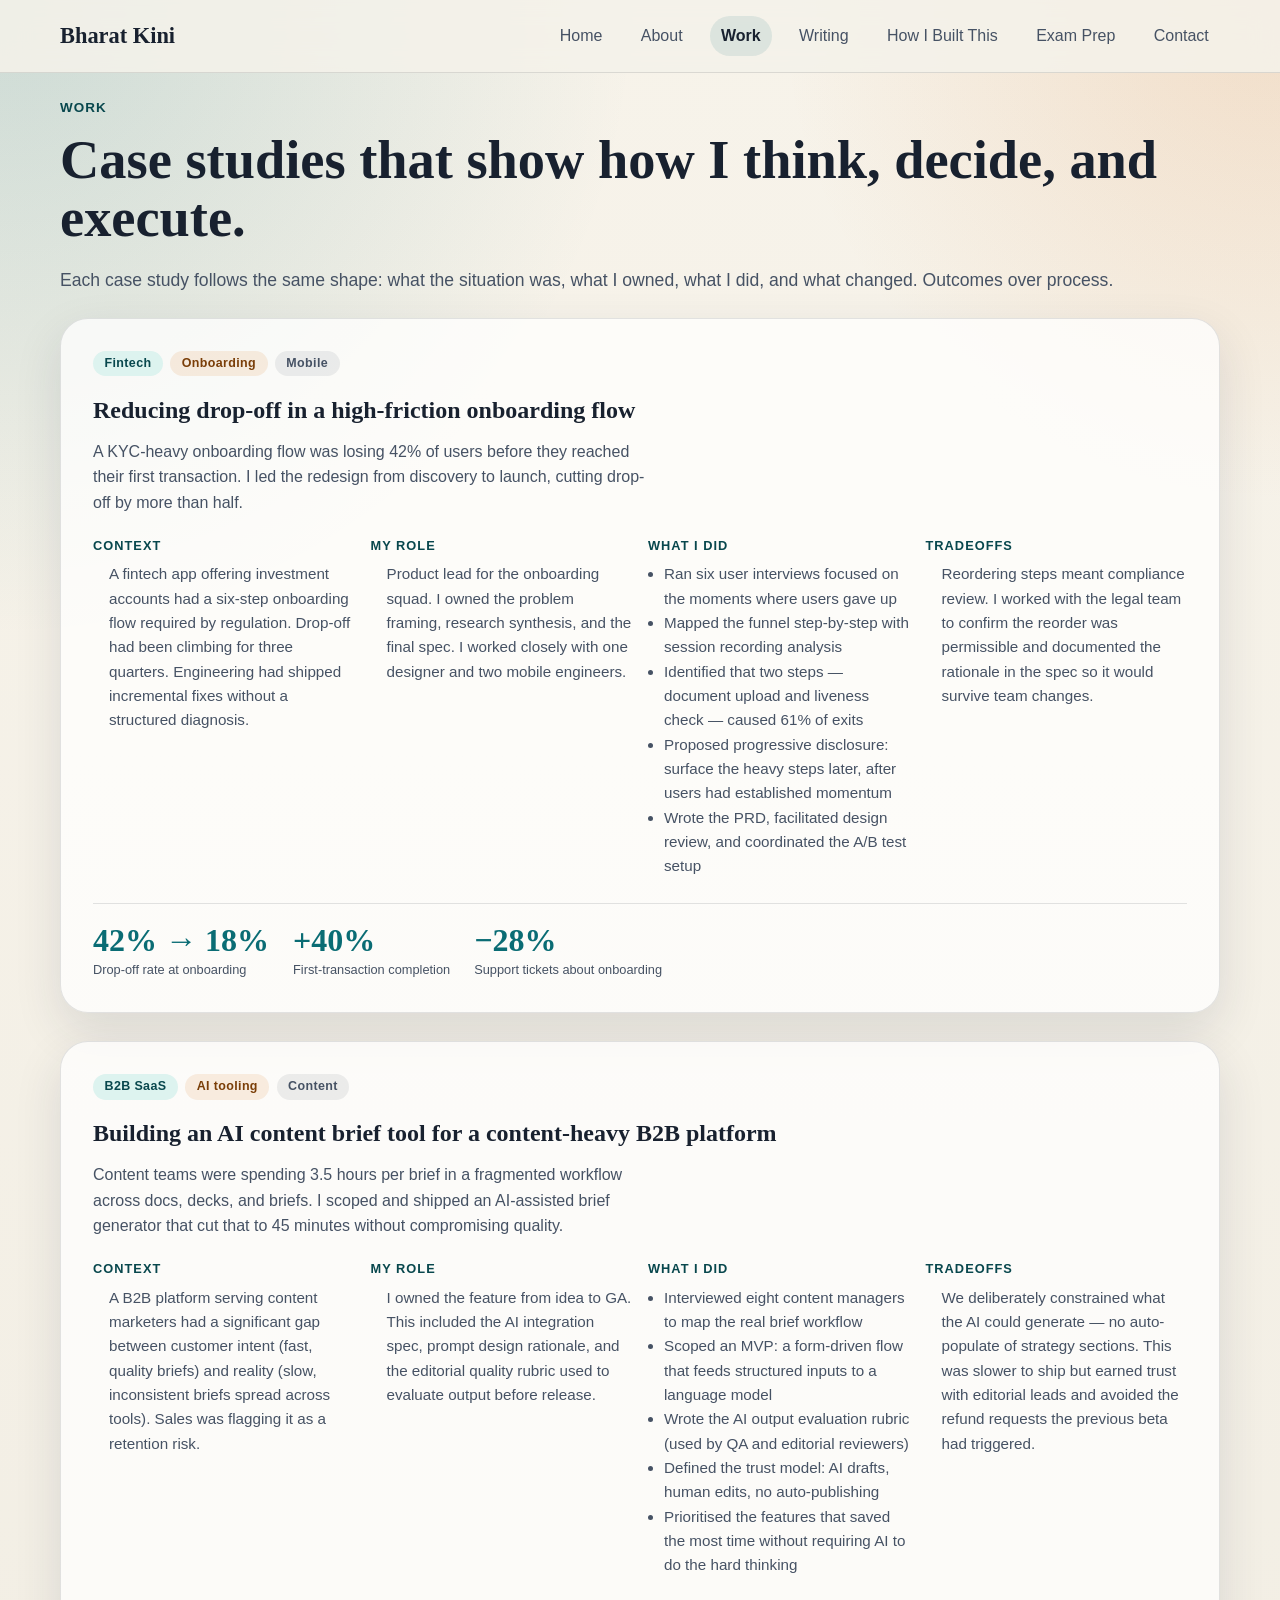
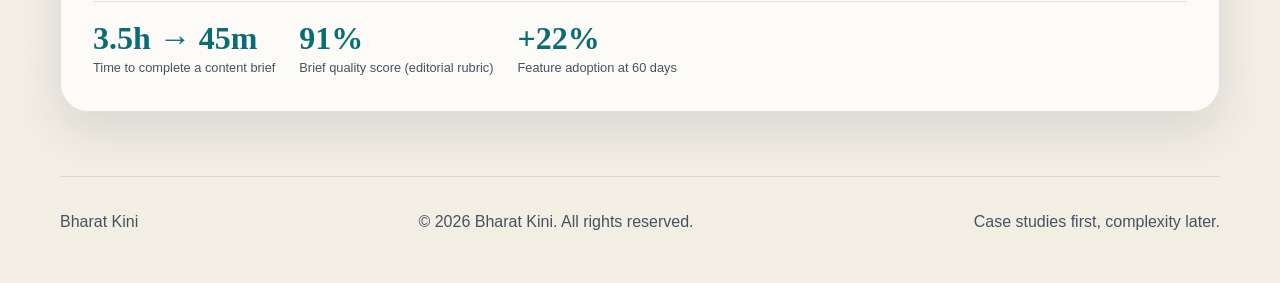
<file: pages/work.html>
<!DOCTYPE html>
<html lang="en">
  <head>
    <meta charset="UTF-8" />
    <meta name="viewport" content="width=device-width, initial-scale=1.0" />
    <title>Work | Bharat Kini</title>
    <meta
      name="description"
      content="Case studies from Bharat Kini — product decisions, outcomes, and how I think through complex problems."
    />
    <meta
      http-equiv="Content-Security-Policy"
      content="default-src 'self'; script-src 'self'; style-src 'self'; img-src 'self' data:; object-src 'none'; base-uri 'self'; form-action 'none'"
    />
    <link rel="canonical" href="https://bharatkini.com/pages/work.html" />
    <link rel="icon" href="../assets/favicon.svg" type="image/svg+xml" />
    <meta property="og:type" content="website" />
    <meta property="og:site_name" content="Bharat Kini" />
    <meta property="og:title" content="Work | Bharat Kini" />
    <meta
      property="og:description"
      content="Case studies from Bharat Kini — product decisions, outcomes, and how I think through complex problems."
    />
    <meta property="og:url" content="https://bharatkini.com/pages/work.html" />
    <meta name="twitter:card" content="summary" />
    <meta name="twitter:title" content="Work | Bharat Kini" />
    <meta
      name="twitter:description"
      content="Case studies from Bharat Kini — product decisions, outcomes, and how I think through complex problems."
    />
    <link rel="stylesheet" href="../assets/css/styles.css" />
  </head>
  <body>
    <a class="skip-link" href="#main-content">Skip to content</a>
    <header class="site-header">
      <div class="container site-header__inner">
        <a class="wordmark" href="../index.html">Bharat Kini</a>
        <button
          class="nav-toggle"
          type="button"
          aria-expanded="false"
          aria-controls="site-nav"
          aria-label="Open navigation"
        >
          Menu
        </button>
        <nav id="site-nav" class="site-nav" aria-label="Primary">
          <a href="../index.html">Home</a>
          <a href="about.html">About</a>
          <a aria-current="page" href="work.html">Work</a>
          <a href="writing.html">Writing</a>
          <a href="how-i-built-this.html">How I Built This</a>
          <a href="exam-prep.html">Exam Prep</a>
          <a href="contact.html">Contact</a>
        </nav>
      </div>
    </header>

    <main id="main-content" class="page-shell">
      <div class="container">
        <header class="page-header">
          <p class="eyebrow">Work</p>
          <h1>Case studies that show how I think, decide, and execute.</h1>
          <p class="page-intro">
            Each case study follows the same shape: what the situation was, what I
            owned, what I did, and what changed. Outcomes over process.
          </p>
        </header>

        <div class="case-study-grid">

          <!-- Case study 1 -->
          <article class="case-study-card">
            <div class="tag-row">
              <span class="tag">Fintech</span>
              <span class="tag--warm tag">Onboarding</span>
              <span class="tag--neutral tag">Mobile</span>
            </div>
            <h2>Reducing drop-off in a high-friction onboarding flow</h2>
            <p class="summary">
              A KYC-heavy onboarding flow was losing 42% of users before they reached
              their first transaction. I led the redesign from discovery to launch,
              cutting drop-off by more than half.
            </p>

            <div class="cs-body">
              <div class="cs-block">
                <h3>Context</h3>
                <p>
                  A fintech app offering investment accounts had a six-step onboarding
                  flow required by regulation. Drop-off had been climbing for three
                  quarters. Engineering had shipped incremental fixes without a
                  structured diagnosis.
                </p>
              </div>
              <div class="cs-block">
                <h3>My Role</h3>
                <p>
                  Product lead for the onboarding squad. I owned the problem framing,
                  research synthesis, and the final spec. I worked closely with one
                  designer and two mobile engineers.
                </p>
              </div>
              <div class="cs-block">
                <h3>What I Did</h3>
                <ul>
                  <li>Ran six user interviews focused on the moments where users gave up</li>
                  <li>Mapped the funnel step-by-step with session recording analysis</li>
                  <li>Identified that two steps — document upload and liveness check — caused 61% of exits</li>
                  <li>Proposed progressive disclosure: surface the heavy steps later, after users had established momentum</li>
                  <li>Wrote the PRD, facilitated design review, and coordinated the A/B test setup</li>
                </ul>
              </div>
              <div class="cs-block">
                <h3>Tradeoffs</h3>
                <p>
                  Reordering steps meant compliance review. I worked with the legal
                  team to confirm the reorder was permissible and documented the
                  rationale in the spec so it would survive team changes.
                </p>
              </div>
            </div>

            <div class="outcome-row">
              <div class="outcome-stat">
                <span class="outcome-stat__value">42% → 18%</span>
                <span class="outcome-stat__label">Drop-off rate at onboarding</span>
              </div>
              <div class="outcome-stat">
                <span class="outcome-stat__value">+40%</span>
                <span class="outcome-stat__label">First-transaction completion</span>
              </div>
              <div class="outcome-stat">
                <span class="outcome-stat__value">−28%</span>
                <span class="outcome-stat__label">Support tickets about onboarding</span>
              </div>
            </div>
          </article>

          <!-- Case study 2 -->
          <article class="case-study-card">
            <div class="tag-row">
              <span class="tag">B2B SaaS</span>
              <span class="tag--warm tag">AI tooling</span>
              <span class="tag--neutral tag">Content</span>
            </div>
            <h2>Building an AI content brief tool for a content-heavy B2B platform</h2>
            <p class="summary">
              Content teams were spending 3.5 hours per brief in a fragmented workflow
              across docs, decks, and briefs. I scoped and shipped an AI-assisted
              brief generator that cut that to 45 minutes without compromising quality.
            </p>

            <div class="cs-body">
              <div class="cs-block">
                <h3>Context</h3>
                <p>
                  A B2B platform serving content marketers had a significant gap between
                  customer intent (fast, quality briefs) and reality (slow, inconsistent
                  briefs spread across tools). Sales was flagging it as a retention risk.
                </p>
              </div>
              <div class="cs-block">
                <h3>My Role</h3>
                <p>
                  I owned the feature from idea to GA. This included the AI integration
                  spec, prompt design rationale, and the editorial quality rubric used
                  to evaluate output before release.
                </p>
              </div>
              <div class="cs-block">
                <h3>What I Did</h3>
                <ul>
                  <li>Interviewed eight content managers to map the real brief workflow</li>
                  <li>Scoped an MVP: a form-driven flow that feeds structured inputs to a language model</li>
                  <li>Wrote the AI output evaluation rubric (used by QA and editorial reviewers)</li>
                  <li>Defined the trust model: AI drafts, human edits, no auto-publishing</li>
                  <li>Prioritised the features that saved the most time without requiring AI to do the hard thinking</li>
                </ul>
              </div>
              <div class="cs-block">
                <h3>Tradeoffs</h3>
                <p>
                  We deliberately constrained what the AI could generate — no
                  auto-populate of strategy sections. This was slower to ship
                  but earned trust with editorial leads and avoided the refund
                  requests the previous beta had triggered.
                </p>
              </div>
            </div>

            <div class="outcome-row">
              <div class="outcome-stat">
                <span class="outcome-stat__value">3.5h → 45m</span>
                <span class="outcome-stat__label">Time to complete a content brief</span>
              </div>
              <div class="outcome-stat">
                <span class="outcome-stat__value">91%</span>
                <span class="outcome-stat__label">Brief quality score (editorial rubric)</span>
              </div>
              <div class="outcome-stat">
                <span class="outcome-stat__value">+22%</span>
                <span class="outcome-stat__label">Feature adoption at 60 days</span>
              </div>
            </div>
          </article>

        </div>
      </div>
    </main>

    <footer class="site-footer">
      <div class="container site-footer__inner">
        <p>Bharat Kini</p>
        <p>&copy; 2026 Bharat Kini. All rights reserved.</p>
        <p>Case studies first, complexity later.</p>
      </div>
    </footer>

    <script src="../assets/js/script.js"></script>
  </body>
</html>
</file>
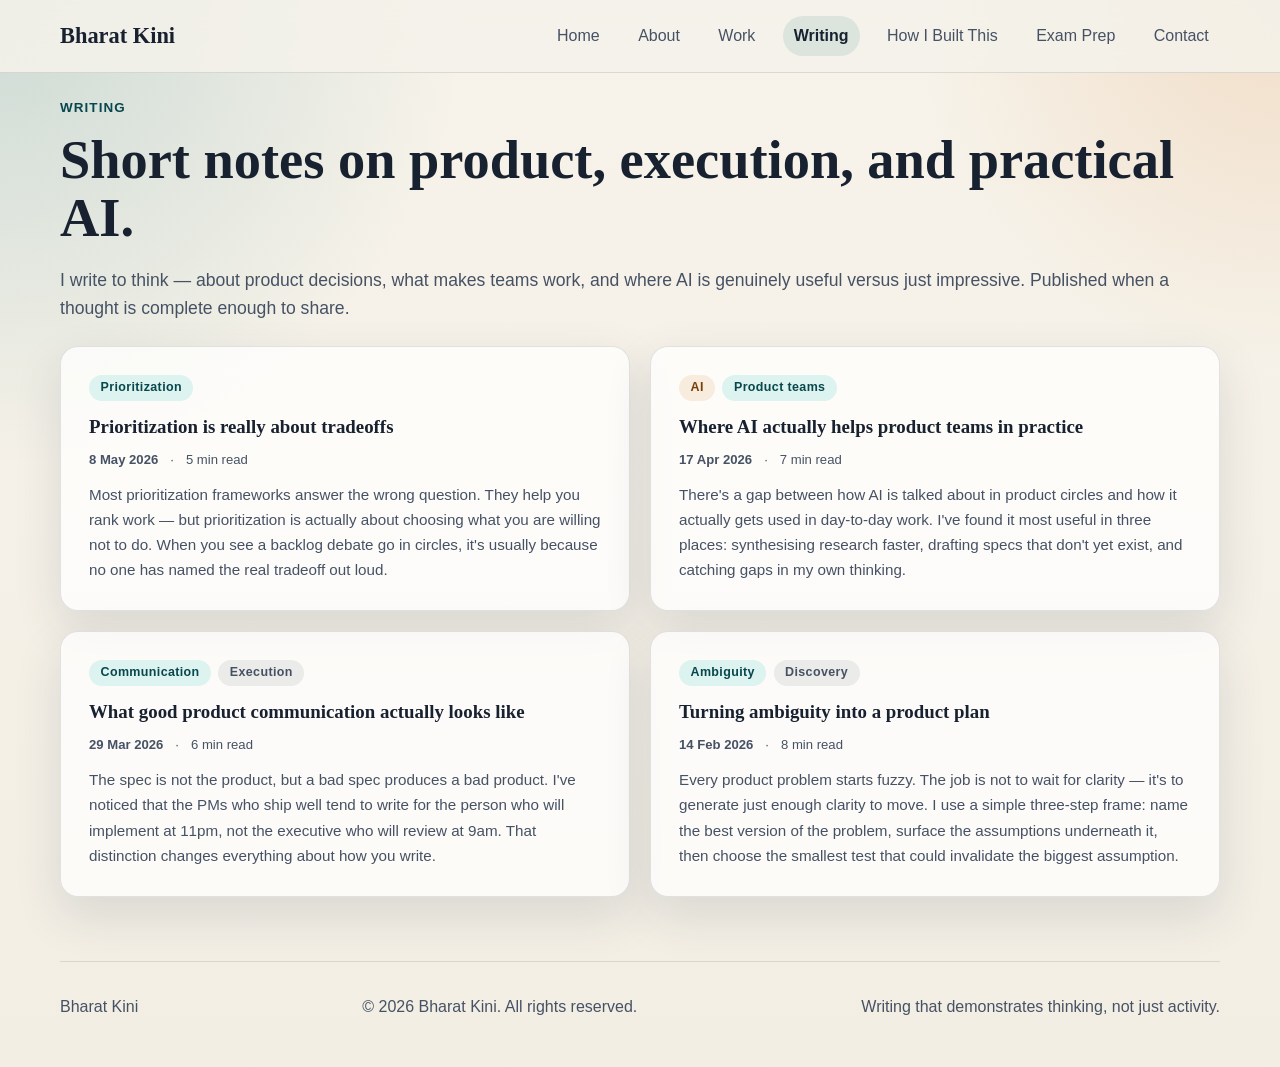
<file: pages/writing.html>
<!DOCTYPE html>
<html lang="en">
  <head>
    <meta charset="UTF-8" />
    <meta name="viewport" content="width=device-width, initial-scale=1.0" />
    <title>Writing | Bharat Kini</title>
    <meta
      name="description"
      content="Product notes on prioritization, AI tooling, communication, and execution from Bharat Kini."
    />
    <meta
      http-equiv="Content-Security-Policy"
      content="default-src 'self'; script-src 'self'; style-src 'self'; img-src 'self' data:; object-src 'none'; base-uri 'self'; form-action 'none'"
    />
    <link rel="canonical" href="https://bharatkini.com/pages/writing.html" />
    <link rel="icon" href="../assets/favicon.svg" type="image/svg+xml" />
    <meta property="og:type" content="website" />
    <meta property="og:site_name" content="Bharat Kini" />
    <meta property="og:title" content="Writing | Bharat Kini" />
    <meta
      property="og:description"
      content="Product notes on prioritization, AI tooling, communication, and execution from Bharat Kini."
    />
    <meta property="og:url" content="https://bharatkini.com/pages/writing.html" />
    <meta name="twitter:card" content="summary" />
    <meta name="twitter:title" content="Writing | Bharat Kini" />
    <meta
      name="twitter:description"
      content="Product notes on prioritization, AI tooling, communication, and execution from Bharat Kini."
    />
    <link rel="stylesheet" href="../assets/css/styles.css" />
  </head>
  <body>
    <a class="skip-link" href="#main-content">Skip to content</a>
    <header class="site-header">
      <div class="container site-header__inner">
        <a class="wordmark" href="../index.html">Bharat Kini</a>
        <button
          class="nav-toggle"
          type="button"
          aria-expanded="false"
          aria-controls="site-nav"
          aria-label="Open navigation"
        >
          Menu
        </button>
        <nav id="site-nav" class="site-nav" aria-label="Primary">
          <a href="../index.html">Home</a>
          <a href="about.html">About</a>
          <a href="work.html">Work</a>
          <a aria-current="page" href="writing.html">Writing</a>
          <a href="how-i-built-this.html">How I Built This</a>
          <a href="exam-prep.html">Exam Prep</a>
          <a href="contact.html">Contact</a>
        </nav>
      </div>
    </header>

    <main id="main-content" class="page-shell">
      <div class="container">
        <header class="page-header">
          <p class="eyebrow">Writing</p>
          <h1>Short notes on product, execution, and practical AI.</h1>
          <p class="page-intro">
            I write to think — about product decisions, what makes teams work,
            and where AI is genuinely useful versus just impressive. Published when
            a thought is complete enough to share.
          </p>
        </header>

        <div class="writing-grid">

          <article class="writing-card">
            <div class="tag-row">
              <span class="tag">Prioritization</span>
            </div>
            <h2>Prioritization is really about tradeoffs</h2>
            <div class="article-meta">
              <time datetime="2026-05-08">8 May 2026</time>
              <span>·</span>
              <span>5 min read</span>
            </div>
            <p>
              Most prioritization frameworks answer the wrong question. They help
              you rank work — but prioritization is actually about choosing what you
              are willing not to do. When you see a backlog debate go in circles,
              it's usually because no one has named the real tradeoff out loud.
            </p>
          </article>

          <article class="writing-card">
            <div class="tag-row">
              <span class="tag--warm tag">AI</span>
              <span class="tag">Product teams</span>
            </div>
            <h2>Where AI actually helps product teams in practice</h2>
            <div class="article-meta">
              <time datetime="2026-04-17">17 Apr 2026</time>
              <span>·</span>
              <span>7 min read</span>
            </div>
            <p>
              There's a gap between how AI is talked about in product circles and
              how it actually gets used in day-to-day work. I've found it most
              useful in three places: synthesising research faster, drafting specs
              that don't yet exist, and catching gaps in my own thinking.
            </p>
          </article>

          <article class="writing-card">
            <div class="tag-row">
              <span class="tag">Communication</span>
              <span class="tag--neutral tag">Execution</span>
            </div>
            <h2>What good product communication actually looks like</h2>
            <div class="article-meta">
              <time datetime="2026-03-29">29 Mar 2026</time>
              <span>·</span>
              <span>6 min read</span>
            </div>
            <p>
              The spec is not the product, but a bad spec produces a bad product.
              I've noticed that the PMs who ship well tend to write for the person
              who will implement at 11pm, not the executive who will review at 9am.
              That distinction changes everything about how you write.
            </p>
          </article>

          <article class="writing-card">
            <div class="tag-row">
              <span class="tag">Ambiguity</span>
              <span class="tag--neutral tag">Discovery</span>
            </div>
            <h2>Turning ambiguity into a product plan</h2>
            <div class="article-meta">
              <time datetime="2026-02-14">14 Feb 2026</time>
              <span>·</span>
              <span>8 min read</span>
            </div>
            <p>
              Every product problem starts fuzzy. The job is not to wait for clarity
              — it's to generate just enough clarity to move. I use a simple
              three-step frame: name the best version of the problem, surface the
              assumptions underneath it, then choose the smallest test that could
              invalidate the biggest assumption.
            </p>
          </article>

        </div>
      </div>
    </main>

    <footer class="site-footer">
      <div class="container site-footer__inner">
        <p>Bharat Kini</p>
        <p>&copy; 2026 Bharat Kini. All rights reserved.</p>
        <p>Writing that demonstrates thinking, not just activity.</p>
      </div>
    </footer>

    <script src="../assets/js/script.js"></script>
  </body>
</html>
</file>
<file: assets/css/styles.css>
:root {
  --bg: #f4f2ea;
  --surface: rgba(255, 255, 255, 0.74);
  --surface-strong: #fffaf0;
  --surface-dark: #172033;
  --text: #18212f;
  --muted: #465264;
  --line: rgba(24, 33, 47, 0.12);
  --accent: #0a6c74;
  --accent-strong: #08474d;
  --accent-soft: #ddf3ef;
  --warm: #d87b2d;
  --focus: #111111;
  --shadow: 0 18px 48px rgba(30, 43, 64, 0.12);
  --radius-lg: 28px;
  --radius-md: 18px;
  --radius-sm: 12px;
  --max-width: 1160px;
  --font-body: "Avenir Next", "Segoe UI", sans-serif;
  --font-heading: Georgia, "Times New Roman", serif;
}

*,
*::before,
*::after {
  box-sizing: border-box;
}

html {
  scroll-behavior: smooth;
}

body {
  margin: 0;
  min-height: 100vh;
  font-family: var(--font-body);
  color: var(--text);
  background:
    radial-gradient(circle at top left, rgba(10, 108, 116, 0.18), transparent 28%),
    radial-gradient(circle at top right, rgba(216, 123, 45, 0.18), transparent 22%),
    linear-gradient(180deg, #f7f3ea 0%, #f2eee4 100%);
  line-height: 1.6;
}

a {
  color: inherit;
}

a:hover {
  text-decoration-thickness: 2px;
}

a:focus-visible,
button:focus-visible {
  outline: 3px solid var(--focus);
  outline-offset: 3px;
}

img {
  max-width: 100%;
}

.skip-link {
  position: absolute;
  left: 1rem;
  top: 1rem;
  transform: translateY(-200%);
  background: #ffffff;
  color: #000000;
  padding: 0.8rem 1rem;
  border-radius: 0.5rem;
  z-index: 100;
}

.skip-link:focus {
  transform: translateY(0);
}

.container {
  width: min(calc(100% - 2rem), var(--max-width));
  margin: 0 auto;
}

.site-header {
  position: sticky;
  top: 0;
  z-index: 20;
  backdrop-filter: blur(14px);
  background: rgba(244, 242, 234, 0.88);
  border-bottom: 1px solid var(--line);
}

.site-header__inner {
  display: flex;
  align-items: center;
  justify-content: space-between;
  gap: 1rem;
  min-height: 4.5rem;
}

.site-header__right {
  display: flex;
  align-items: center;
  gap: 1rem;
  flex-shrink: 0;
}

.wordmark {
  font-family: var(--font-heading);
  font-size: 1.4rem;
  font-weight: 700;
  text-decoration: none;
}

.site-nav {
  display: flex;
  align-items: center;
  gap: 1rem;
}

.site-nav a {
  text-decoration: none;
  color: var(--muted);
  padding: 0.45rem 0.7rem;
  border-radius: 999px;
}

.site-nav a[aria-current="page"] {
  color: var(--text);
  background: rgba(10, 108, 116, 0.1);
  font-weight: 700;
}

.nav-toggle {
  display: none;
  appearance: none;
  border: 1px solid var(--line);
  background: #ffffff;
  border-radius: 999px;
  padding: 0.7rem 1rem;
  font: inherit;
  color: var(--text);
}

.hero {
  padding: 4rem 0 2rem;
}

.hero__grid {
  display: grid;
  grid-template-columns: minmax(0, 1.5fr) minmax(280px, 0.9fr);
  gap: 1.5rem;
  align-items: stretch;
}

.hero__content,
.hero__panel,
.content-card,
.card,
.timeline__item,
.cta {
  border: 1px solid var(--line);
  box-shadow: var(--shadow);
}

.hero__content {
  padding: clamp(2rem, 4vw, 4rem);
  background:
    linear-gradient(135deg, rgba(255, 255, 255, 0.72), rgba(255, 248, 235, 0.9)),
    linear-gradient(145deg, rgba(10, 108, 116, 0.12), rgba(216, 123, 45, 0.08));
  border-radius: var(--radius-lg);
}

.hero__panel {
  padding: 2rem;
  background: var(--surface-dark);
  color: #eff4f7;
  border-radius: var(--radius-lg);
}

.hero__lede,
.page-intro {
  font-size: 1.1rem;
  color: var(--muted);
}

.hero__lede {
  max-width: 44rem;
}

.hero__panel h2,
.card h3,
.content-card h2,
.timeline__item h3 {
  margin-top: 0;
}

.hero h1,
.page-header h1,
.section-heading h2,
.cta h2 {
  margin: 0;
  line-height: 1.08;
  font-family: var(--font-heading);
}

.hero h1 {
  font-size: clamp(2.7rem, 6vw, 5.4rem);
  max-width: 12ch;
}

.eyebrow {
  margin: 0 0 0.75rem;
  color: var(--accent-strong);
  font-weight: 700;
  letter-spacing: 0.08em;
  text-transform: uppercase;
  font-size: 0.84rem;
}

.hero__actions,
.cta {
  display: flex;
  gap: 1rem;
  flex-wrap: wrap;
}

.button {
  display: inline-flex;
  align-items: center;
  justify-content: center;
  min-height: 3rem;
  padding: 0.85rem 1.2rem;
  border-radius: 999px;
  text-decoration: none;
  font-weight: 700;
}

.button--primary {
  background: var(--accent);
  color: #ffffff;
}

.button--primary:hover {
  background: var(--accent-strong);
}

.button--secondary {
  background: #ffffff;
  color: var(--text);
  border: 1px solid var(--line);
}

.section,
.page-shell {
  padding: 1.5rem 0 3rem;
}

.section--alt {
  background: rgba(255, 255, 255, 0.34);
}

.section-heading,
.page-header {
  margin-bottom: 1.5rem;
}

.section-heading h2,
.page-header h1 {
  font-size: clamp(2rem, 4.5vw, 3.4rem);
}

.card-grid {
  display: grid;
  grid-template-columns: repeat(3, minmax(0, 1fr));
  gap: 1.25rem;
}

.content-grid {
  display: grid;
  grid-template-columns: repeat(2, minmax(0, 1fr));
  gap: 1.25rem;
}

.card,
.content-card {
  padding: 1.5rem;
  border-radius: var(--radius-md);
  background: var(--surface);
}

.content-card--highlight {
  background: linear-gradient(180deg, var(--accent-soft), #f7fbfa);
}

.summary-list,
.stack-list,
.number-list {
  margin: 1rem 0 0;
  padding-left: 1.2rem;
}

.copy-row {
  display: inline-flex;
  align-items: center;
  gap: 0.55rem;
  flex-wrap: wrap;
}

.copy-button {
  appearance: none;
  border: 1px solid var(--line);
  background: rgba(255, 255, 255, 0.92);
  color: var(--text);
  border-radius: 999px;
  min-height: 1.9rem;
  padding: 0.18rem 0.62rem;
  font: inherit;
  font-size: 0.88rem;
  line-height: 1.1;
  cursor: pointer;
  display: inline-flex;
  align-items: center;
  justify-content: center;
  transition:
    background-color 160ms ease,
    border-color 160ms ease,
    color 160ms ease,
    transform 160ms ease;
}

.copy-button:hover {
  background: var(--accent-soft);
}

.copy-button:active {
  transform: scale(0.96);
}

.copy-button.is-copied {
  background: var(--accent);
  color: #ffffff;
  border-color: var(--accent);
}

.feedback-toast {
  position: fixed;
  left: 1rem;
  bottom: 1rem;
  z-index: 40;
  max-width: min(22rem, calc(100vw - 2rem));
  padding: 0.9rem 1rem;
  border-radius: var(--radius-sm);
  background: rgba(23, 32, 51, 0.96);
  color: #f5f7fb;
  border: 1px solid rgba(255, 255, 255, 0.12);
  box-shadow: var(--shadow);
  opacity: 0;
  transform: translateY(1rem);
  pointer-events: none;
  transition:
    opacity 180ms ease,
    transform 180ms ease;
}

.feedback-toast.is-visible {
  opacity: 1;
  transform: translateY(0);
}

.timeline {
  display: grid;
  grid-template-columns: repeat(3, minmax(0, 1fr));
  gap: 1.25rem;
}

.timeline__item {
  padding: 1.5rem;
  border-radius: var(--radius-md);
  background: var(--surface-strong);
}

.cta {
  justify-content: space-between;
  align-items: center;
  padding: 1.6rem;
  border-radius: var(--radius-lg);
  background: linear-gradient(135deg, #fff7ea, #f1faf7);
}

.site-footer {
  padding: 1rem 0 2rem;
}

.site-footer__inner {
  display: flex;
  justify-content: space-between;
  gap: 1rem;
  flex-wrap: wrap;
  border-top: 1px solid var(--line);
  padding-top: 1rem;
  color: var(--muted);
}

@media (max-width: 900px) {
  .hero__grid,
  .card-grid,
  .content-grid,
  .timeline {
    grid-template-columns: 1fr;
  }

  .nav-toggle {
    display: inline-flex;
  }

  .site-nav {
    position: absolute;
    top: 100%;
    right: 1rem;
    left: 1rem;
    display: none;
    flex-direction: column;
    align-items: stretch;
    padding: 0.75rem;
    background: rgba(255, 255, 255, 0.98);
    border: 1px solid var(--line);
    border-radius: var(--radius-md);
    box-shadow: var(--shadow);
  }

  .site-nav.is-open {
    display: flex;
  }

  .site-nav a {
    padding: 0.8rem 1rem;
  }

  .site-footer__inner,
  .cta {
    flex-direction: column;
    align-items: flex-start;
  }
}

@media (prefers-reduced-motion: reduce) {
  html {
    scroll-behavior: auto;
  }

  *,
  *::before,
  *::after {
    animation: none !important;
    transition: none !important;
  }
}

/* ── Card hover interactions ────────────────────────── */
.card,
.content-card,
.writing-card,
.case-study-card {
  transition: transform 200ms ease, box-shadow 200ms ease;
}

.card:hover,
.content-card:hover,
.writing-card:hover {
  transform: translateY(-3px);
  box-shadow: 0 28px 60px rgba(30, 43, 64, 0.17);
}

/* ── Tags / badges ───────────────────────────────────── */
.tag-row {
  display: flex;
  gap: 0.45rem;
  flex-wrap: wrap;
  margin-bottom: 0.9rem;
}

.tag {
  display: inline-flex;
  align-items: center;
  padding: 0.18rem 0.72rem;
  border-radius: 999px;
  font-size: 0.78rem;
  font-weight: 700;
  letter-spacing: 0.03em;
  background: var(--accent-soft);
  color: var(--accent-strong);
}

.tag--warm {
  background: rgba(216, 123, 45, 0.13);
  color: #7a3e08;
}

.tag--neutral {
  background: rgba(24, 33, 47, 0.07);
  color: var(--muted);
}

/* ── Article / writing cards ─────────────────────────── */
.writing-grid {
  display: grid;
  grid-template-columns: repeat(2, minmax(0, 1fr));
  gap: 1.25rem;
}

.writing-card {
  padding: 1.75rem;
  border-radius: var(--radius-md);
  background: var(--surface);
  border: 1px solid var(--line);
  box-shadow: var(--shadow);
  display: flex;
  flex-direction: column;
}

.writing-card h2 {
  font-size: 1.18rem;
  margin: 0 0 0.65rem;
  font-family: var(--font-heading);
  line-height: 1.25;
}

.article-meta {
  display: flex;
  gap: 0.75rem;
  align-items: center;
  font-size: 0.82rem;
  color: var(--muted);
  margin-bottom: 0.75rem;
}

.article-meta time {
  font-weight: 600;
}

.writing-card p {
  margin: 0;
  color: var(--muted);
  font-size: 0.95rem;
  line-height: 1.65;
  flex: 1;
}

.read-more {
  margin-top: 1.1rem;
  font-size: 0.88rem;
  font-weight: 700;
  color: var(--accent);
  text-decoration: none;
  display: inline-flex;
  align-items: center;
  gap: 0.3rem;
}

.read-more:hover {
  color: var(--accent-strong);
}

/* ── Case study cards ────────────────────────────────── */
.case-study-grid {
  display: grid;
  gap: 1.75rem;
}

.case-study-card {
  padding: 2rem;
  border-radius: var(--radius-lg);
  background: var(--surface);
  border: 1px solid var(--line);
  box-shadow: var(--shadow);
}

.case-study-card h2 {
  margin: 0.75rem 0 0.6rem;
  font-family: var(--font-heading);
  font-size: 1.5rem;
}

.case-study-card .summary {
  color: var(--muted);
  margin: 0 0 1.25rem;
  max-width: 62ch;
}

.cs-body {
  display: grid;
  grid-template-columns: repeat(4, minmax(0, 1fr));
  gap: 1rem;
  margin-bottom: 1.5rem;
}

.cs-block h3 {
  margin: 0 0 0.4rem;
  font-size: 0.8rem;
  font-weight: 700;
  letter-spacing: 0.08em;
  text-transform: uppercase;
  color: var(--accent-strong);
}

.cs-block p,
.cs-block ul {
  margin: 0;
  font-size: 0.95rem;
  color: var(--muted);
  padding-left: 1rem;
  line-height: 1.6;
}

.outcome-row {
  display: flex;
  gap: 1.5rem;
  flex-wrap: wrap;
  padding-top: 1.25rem;
  border-top: 1px solid var(--line);
}

.outcome-stat__value {
  font-family: var(--font-heading);
  font-size: 2rem;
  font-weight: 700;
  color: var(--accent);
  display: block;
  line-height: 1;
}

.outcome-stat__label {
  font-size: 0.8rem;
  color: var(--muted);
  margin-top: 0.25rem;
  display: block;
}

/* ── About page ──────────────────────────────────────── */
.about-grid {
  display: grid;
  grid-template-columns: minmax(0, 1.4fr) minmax(260px, 0.8fr);
  gap: 1.5rem;
  align-items: start;
  margin-bottom: 1.5rem;
}

.philosophy-list {
  list-style: none;
  padding: 0;
  margin: 0;
  display: grid;
  gap: 0.9rem;
}

.philosophy-list li {
  padding: 1rem 1.1rem;
  background: rgba(255, 255, 255, 0.6);
  border-radius: var(--radius-sm);
  border-left: 3px solid var(--accent);
  font-size: 0.95rem;
  line-height: 1.55;
}

.philosophy-list strong {
  display: block;
  font-size: 0.9rem;
  font-weight: 700;
  color: var(--text);
  margin-bottom: 0.2rem;
}

.expertise-grid {
  display: grid;
  grid-template-columns: repeat(3, minmax(0, 1fr));
  gap: 1rem;
}

.expertise-item {
  padding: 1.1rem 1.25rem;
  border-radius: var(--radius-sm);
  background: var(--surface);
  border: 1px solid var(--line);
  font-size: 0.9rem;
  font-weight: 600;
  color: var(--text);
}

.expertise-item span {
  display: block;
  font-size: 0.8rem;
  font-weight: 400;
  color: var(--muted);
  margin-top: 0.2rem;
}

/* ── How I Built This — process steps ───────────────── */
.process-steps {
  display: grid;
  gap: 0.75rem;
  counter-reset: step;
}

.process-step {
  display: grid;
  grid-template-columns: 2.4rem 1fr;
  gap: 1rem;
  align-items: start;
  padding: 1rem 0;
  border-bottom: 1px solid var(--line);
}

.process-step:last-child {
  border-bottom: none;
}

.process-step__num {
  counter-increment: step;
  width: 2.4rem;
  height: 2.4rem;
  background: var(--accent-soft);
  color: var(--accent-strong);
  border-radius: 50%;
  font-family: var(--font-heading);
  font-weight: 700;
  font-size: 1rem;
  display: flex;
  align-items: center;
  justify-content: center;
  flex-shrink: 0;
}

.process-step h3 {
  margin: 0 0 0.3rem;
  font-size: 0.98rem;
}

.process-step p {
  margin: 0;
  font-size: 0.9rem;
  color: var(--muted);
}

/* ── Stack pills ─────────────────────────────────────── */
.stack-pills {
  display: flex;
  gap: 0.5rem;
  flex-wrap: wrap;
  margin-top: 0.75rem;
}

.stack-pill {
  padding: 0.25rem 0.8rem;
  border-radius: 999px;
  font-size: 0.82rem;
  font-weight: 600;
  background: var(--surface-dark);
  color: #eff4f7;
}

@media (max-width: 900px) {
  .writing-grid,
  .about-grid,
  .expertise-grid {
    grid-template-columns: 1fr;
  }

  .expertise-grid {
    grid-template-columns: repeat(2, minmax(0, 1fr));
  }

  .cs-body {
    grid-template-columns: repeat(2, minmax(0, 1fr));
  }
}

@media (max-width: 520px) {
  .cs-body {
    grid-template-columns: 1fr;
  }
}

/* ── MCQ / Exam-prep page ───────────────────────────────────────────────── */


.mcq-header[hidden] {
  display: none;
}

/* Timer pill displayed inside the sticky site-header during an active drill */
.mcq-header-timer[hidden] {
  display: none;
}

.mcq-header-timer {
  /* Pill sits as the middle flex child; space-between centres it in the gap
     between the wordmark and the nav group */
  display: flex;
  flex-direction: column;
  align-items: center;
  gap: 0.05rem;
  background: var(--surface-dark);
  color: #ffffff;
  padding: 0.35rem 1.1rem 0.4rem;
  border-radius: 999px;
  white-space: nowrap;
  box-shadow: var(--shadow);
  flex-shrink: 0;
}

.mcq-timer__label {
  color: rgba(255, 255, 255, 0.65);
  font-size: 0.6rem;
  text-transform: uppercase;
  letter-spacing: 0.12em;
  line-height: 1;
}

.mcq-header-timer strong {
  font-family: ui-monospace, "SF Mono", "Cascadia Mono", Menlo, monospace;
  font-size: 1.1rem;
  font-weight: 700;
  line-height: 1.1;
  letter-spacing: 0.04em;
}

.mcq-header-timer.is-overtime {
  border: 1px solid var(--warm);
}

.mcq-header-timer.is-overtime .mcq-timer__label {
  color: var(--warm);
}

.mcq-timer__overtime-badge {
  font-size: 0.6rem;
  font-weight: 600;
  color: var(--warm);
  letter-spacing: 0.05em;
  text-transform: uppercase;
  margin-top: 0.05rem;
}

.mcq-option-grid {
  display: grid;
  grid-template-columns: repeat(2, minmax(0, 1fr));
  gap: 1.25rem;
}

.mcq-option-card,
.mcq-question-card,
.mcq-results__summary {
  border: 1px solid var(--line);
  border-radius: var(--radius-md);
  background: var(--surface);
  box-shadow: var(--shadow);
}

.mcq-option-card {
  display: flex;
  flex-direction: column;
  justify-content: space-between;
  gap: 1.25rem;
  padding: 1.5rem;
}

.mcq-option-card h3,
.mcq-question-card h3,
.mcq-results__summary h2 {
  margin-top: 0;
}

.mcq-option-card dl {
  display: grid;
  grid-template-columns: repeat(2, minmax(0, 1fr));
  gap: 0.75rem;
  margin: 0;
}

.mcq-option-card dt {
  color: var(--muted);
  font-size: 0.84rem;
}

.mcq-option-card dd {
  margin: 0;
  font-size: 1.5rem;
  font-weight: 700;
}

.mcq-panel,
.mcq-results {
  margin-top: 1.25rem;
}

.mcq-toolbar,
.mcq-results__summary,
.mcq-table-tools,
.mcq-actions,
.mcq-progress-row {
  display: flex;
  justify-content: space-between;
  gap: 1rem;
  align-items: center;
}

.mcq-question-card,
.mcq-results__summary {
  padding: 1.5rem;
}

.mcq-progress-row {
  color: var(--muted);
  font-weight: 700;
  margin-bottom: 1rem;
}

.mcq-options {
  display: grid;
  gap: 0.75rem;
  margin: 1.5rem 0;
  padding: 0;
  border: 0;
}

.mcq-option {
  display: grid;
  grid-template-columns: auto auto minmax(0, 1fr);
  gap: 0.8rem;
  align-items: start;
  padding: 1rem;
  border: 1px solid var(--line);
  border-radius: var(--radius-sm);
  background: rgba(255, 255, 255, 0.74);
  cursor: pointer;
}

.mcq-option:has(input:checked) {
  border-color: var(--accent);
  background: var(--accent-soft);
}

.mcq-option__label {
  display: inline-flex;
  align-items: center;
  justify-content: center;
  width: 1.8rem;
  height: 1.8rem;
  border-radius: 999px;
  background: var(--surface-dark);
  color: #ffffff;
  font-weight: 700;
  line-height: 1;
}

.mcq-table-tools {
  margin: 1.25rem 0 0.75rem;
}

.search-field {
  display: grid;
  gap: 0.35rem;
  min-width: min(26rem, 100%);
  color: var(--muted);
  font-weight: 700;
}

.search-field input,
.column-filter-row input {
  width: 100%;
  min-height: 2.4rem;
  border: 1px solid var(--line);
  border-radius: 0.65rem;
  padding: 0.55rem 0.75rem;
  font: inherit;
  color: var(--text);
  background: #ffffff;
}

.mcq-table-wrap {
  overflow-x: auto;
  border: 1px solid var(--line);
  border-radius: var(--radius-md);
  background: rgba(255, 255, 255, 0.82);
  box-shadow: var(--shadow);
}

.mcq-report-table {
  width: 100%;
  min-width: 1320px;
  border-collapse: collapse;
}

.mcq-report-table th,
.mcq-report-table td {
  padding: 0.85rem;
  border-bottom: 1px solid var(--line);
  text-align: left;
  vertical-align: top;
}

.mcq-report-table th[data-sort] {
  cursor: pointer;
  background: var(--surface-strong);
}

.mcq-report-table th[data-sort]::after {
  content: " ↕";
  color: var(--muted);
  font-size: 0.78rem;
  font-weight: 400;
}

.mcq-report-table tbody tr.is-right {
  background: rgba(221, 243, 239, 0.62);
}

.mcq-report-table tbody tr.is-wrong {
  background: rgba(255, 232, 224, 0.8);
}

.mcq-report-table tbody tr.is-unanswered {
  background: rgba(255, 247, 234, 0.82);
}

.mcq-result-pill {
  display: inline-flex;
  min-width: 5.5rem;
  justify-content: center;
  padding: 0.22rem 0.55rem;
  border-radius: 999px;
  font-weight: 800;
}

.mcq-result-pill.is-right {
  background: var(--accent-soft);
  color: var(--accent-strong);
}

.mcq-result-pill.is-wrong {
  background: #f7c9bc;
  color: #7a2516;
}

.mcq-result-pill.is-unanswered {
  background: #fff1d8;
  color: #71420c;
}

.mcq-badge {
  display: inline-block;
  padding: 0.15rem 0.45rem;
  border-radius: 4px;
  font-size: 0.75rem;
  font-weight: 700;
  letter-spacing: 0.03em;
  text-transform: uppercase;
}

.mcq-badge--provisional {
  background: #fff3cd;
  color: #856404;
  border: 1px solid #ffe8a1;
  margin-right: 0.35rem;
}

.mcq-explanation-box {
  margin-top: 0.4rem;
  padding: 0.5rem 0.75rem;
  background: #f8f9fa;
  border-left: 3px solid #0284c7;
  border-radius: 0 4px 4px 0;
  font-size: 0.85rem;
  color: #334155;
  line-height: 1.45;
}

.mcq-exam2-spec-card {
  margin: 1.25rem 0;
  padding: 1.25rem;
  background: #f0f9ff;
  border: 1px solid #bae6fd;
  border-radius: 8px;
}

.mcq-exam2-spec-card__header {
  display: flex;
  align-items: center;
  gap: 0.75rem;
  margin-bottom: 0.75rem;
}

.mcq-exam2-spec-card__header h3 {
  margin: 0;
  font-size: 1.1rem;
  color: #0369a1;
}

.mcq-exam2-spec-card__grid {
  display: grid;
  grid-template-columns: repeat(auto-fit, minmax(140px, 1fr));
  gap: 0.75rem;
  margin-bottom: 0.5rem;
}

.spec-item {
  display: flex;
  flex-direction: column;
  background: #ffffff;
  padding: 0.6rem 0.8rem;
  border-radius: 6px;
  border: 1px solid #e0f2fe;
}

.spec-item strong {
  font-size: 0.95rem;
  color: #0c4a6e;
}

.spec-item span {
  font-size: 0.75rem;
  color: #64748b;
}

.spec-note {
  margin: 0;
  color: #475569;
}

.mcq-download-grid {
  display: grid;
  grid-template-columns: repeat(auto-fit, minmax(180px, 1fr));
  gap: 0.5rem;
}

.mcq-download-btn {
  display: inline-flex;
  align-items: center;
  justify-content: center;
  gap: 0.4rem;
  min-height: 44px;
  padding: 0.45rem 0.75rem;
  background: #ffffff;
  border: 1px solid #bae6fd;
  border-radius: 8px;
  color: #0369a1;
  font-size: 0.83rem;
  font-weight: 600;
  text-decoration: none;
  text-align: center;
  transition: all 0.15s ease-in-out;
}

.mcq-download-btn:hover {
  background: #e0f2fe;
  border-color: #0284c7;
  color: #0c4a6e;
  text-decoration: none;
  transform: translateY(-1px);
  box-shadow: 0 2px 4px rgba(2, 132, 199, 0.12);
}

.mcq-download-btn:focus-visible {
  outline: 2px solid #0284c7;
  outline-offset: 2px;
  background: #e0f2fe;
  color: #0c4a6e;
}

.mcq-download-btn small {
  font-size: 0.72rem;
  color: #64748b;
  font-weight: 500;
}

.mcq-resume {
  display: flex;
  justify-content: space-between;
  gap: 1rem;
  align-items: center;
  margin-bottom: 1.25rem;
  padding: 1.25rem;
  border: 1px solid var(--line);
  border-radius: var(--radius-md);
  background: var(--surface-strong);
  box-shadow: var(--shadow);
}

.mcq-resume[hidden] {
  display: none;
}

.mcq-resume h2,
.mcq-resume p {
  margin-top: 0;
}

.mcq-resume__actions {
  display: flex;
  gap: 0.75rem;
  flex-wrap: wrap;
}

.mcq-question-nav {
  display: grid;
  grid-template-columns: repeat(auto-fit, minmax(2.55rem, 1fr));
  gap: 0.45rem;
  margin: 1rem 0;
}

@media (max-width: 760px) {
  .mcq-question-nav {
    max-height: 12rem;
    overflow-y: auto;
    padding: 0.35rem;
    border: 1px solid var(--line);
    border-radius: var(--radius-sm, 6px);
    background: rgba(255, 255, 255, 0.5);
  }
}

.mcq-question-jump {
  appearance: none;
  min-height: 2.45rem;
  border: 1px solid var(--line);
  border-radius: 0.65rem;
  background: rgba(255, 255, 255, 0.82);
  color: var(--text);
  font: inherit;
  font-weight: 700;
  cursor: pointer;
}

.mcq-question-jump.is-current {
  outline: 3px solid var(--focus);
  outline-offset: 1px;
}

.mcq-question-jump.is-answered {
  border-color: var(--accent);
  background: var(--accent-soft);
}

.mcq-question-jump.is-flagged {
  border-color: var(--warm);
  background: #fff1d8;
}

.mcq-question-jump.is-answered.is-flagged {
  background: linear-gradient(135deg, var(--accent-soft) 0 50%, #fff1d8 50% 100%);
}

#mark-review[aria-pressed="true"] {
  border-color: var(--warm);
  background: #fff1d8;
}

.mcq-below-card-controls {
  display: grid;
  gap: 1rem;
  margin-top: 1rem;
}

.mcq-finish-button {
  justify-self: end;
  border-color: var(--accent-strong);
  color: var(--accent-strong);
}

.mcq-actions .button {
  min-height: 3.35rem;
  min-width: 10rem;
  border: 2px solid transparent;
  box-shadow: 0 10px 24px rgba(24, 33, 47, 0.12);
}

.mcq-actions .button--secondary {
  border-color: rgba(24, 33, 47, 0.24);
  background: #ffffff;
}

.mcq-actions #mark-review {
  border-color: var(--warm);
  color: #6f390c;
}

.mcq-actions #next-question {
  background: var(--accent-strong);
}

.mcq-actions .button:disabled,
.mcq-action-buttons .button:disabled {
  cursor: not-allowed;
  opacity: 0.55;
  box-shadow: none;
  pointer-events: none;
}

.mcq-action-buttons {
  display: flex;
  flex-direction: column;
  gap: 0.5rem;
  align-items: center;
}

.mcq-action-buttons .mcq-action-button,
.mcq-action-buttons .mcq-tooltip-wrap {
  min-width: 8.75rem;
  width: 100%;
}

.mcq-action-buttons .mcq-tooltip-wrap .mcq-action-button {
  width: 100%;
}

/* Tooltip wrapper for the disabled Download report button.
   Since pointer-events:none on the button passes hover to this span,
   the ::after tooltip fires correctly even over a disabled element.
   Tooltip is right-anchored so it never overflows the table's right edge. */
.mcq-tooltip-wrap {
  position: relative;
  display: block;
}

@keyframes mcq-tooltip-in {
  from { opacity: 0; transform: translateY(4px); }
  to   { opacity: 1; transform: translateY(0); }
}

.mcq-tooltip-wrap[data-tooltip]:hover::after {
  content: attr(data-tooltip);
  position: absolute;
  bottom: calc(100% + 10px);
  right: 0;
  background: rgba(16, 16, 20, 0.93);
  backdrop-filter: blur(10px);
  -webkit-backdrop-filter: blur(10px);
  color: #f0f0f2;
  font-size: 0.725rem;
  font-weight: 500;
  line-height: 1.45;
  letter-spacing: 0.018em;
  padding: 0.5rem 0.8rem;
  border-radius: 8px;
  white-space: nowrap;
  pointer-events: none;
  z-index: 30;
  box-shadow:
    0 8px 24px rgba(0, 0, 0, 0.3),
    0 0 0 1px rgba(255, 255, 255, 0.1);
  animation: mcq-tooltip-in 0.15s ease forwards;
}

/* Caret — pinned to the right side matching the right-anchored tooltip */
.mcq-tooltip-wrap[data-tooltip]:hover::before {
  content: "";
  position: absolute;
  bottom: calc(100% + 4px);
  right: 18px;
  border: 6px solid transparent;
  border-top-color: rgba(16, 16, 20, 0.93);
  pointer-events: none;
  z-index: 30;
}

@media (max-width: 900px) {
  .mcq-option-grid,
  .mcq-toolbar,
  .mcq-results__summary,
  .mcq-table-tools,
  .mcq-actions,
  .mcq-progress-row {
    grid-template-columns: 1fr;
    flex-direction: column;
    align-items: stretch;
  }

  .mcq-header-timer .mcq-timer__label {
    display: none;
  }

  .mcq-header-timer strong {
    font-size: 0.95rem;
  }

  .mcq-resume,
  .mcq-resume__actions {
    flex-direction: column;
    align-items: stretch;
  }
}

/* ── Drill selection table ─────────────────────────────────────────────── */

.mcq-drill-table-wrap {
  overflow-x: auto;
  margin-top: 1.25rem;
  border: 1px solid var(--line);
  border-radius: var(--radius-md);
  background: rgba(255, 255, 255, 0.82);
  box-shadow: var(--shadow);
}

.mcq-drill-table {
  width: 100%;
  border-collapse: collapse;
  font-size: 0.95rem;
}

.mcq-drill-table thead th {
  text-align: center;
  padding: 0.85rem 0.9rem;
  background: var(--surface-strong);
  color: var(--muted);
  font-size: 0.78rem;
  text-transform: uppercase;
  letter-spacing: 0.06em;
  border-bottom: 1px solid var(--line);
  white-space: nowrap;
}

.mcq-drill-table tbody td {
  padding: 0.95rem 0.9rem;
  border-bottom: 1px solid var(--line);
  vertical-align: middle;
}

.mcq-drill-table tbody td:first-child {
  text-align: center;
}

.mcq-drill-table tbody td[data-label="Difficulty"],
.mcq-drill-table tbody td[data-label="Use it for"],
.mcq-drill-table tbody td[data-label="Questions"],
.mcq-drill-table tbody td[data-label="Time limit"],
.mcq-drill-table tbody td[data-label="Last completion"] {
  text-align: center;
}

.mcq-drill-table tbody td:last-child {
  text-align: center;
}

.mcq-drill-table tbody tr:last-child td {
  border-bottom: 0;
}


.mcq-drill-table tbody tr.is-in-progress {
  border-left: 3px solid var(--warm);
  background: rgba(255, 241, 216, 0.55);
}

.mcq-drill-number {
  display: inline-flex;
  align-items: center;
  justify-content: center;
  width: 1.8rem;
  height: 1.8rem;
  border-radius: 999px;
  background: var(--surface-dark);
  color: #ffffff;
  font-weight: 700;
  line-height: 1;
}

.mcq-drill-source {
  display: block;
  color: var(--muted);
  font-size: 0.78rem;
  margin-top: 0.18rem;
}

.mcq-drill-description {
  display: block;
  color: var(--text);
  font-size: 0.86rem;
  margin-top: 0.25rem;
  max-width: 32rem;
}


.mcq-difficulty-stars {
  display: block;
  color: #b9762a;
  font-size: 1.05rem;
  letter-spacing: 0.05em;
  line-height: 1;
}

.mcq-difficulty-label {
  display: block;
  color: var(--muted);
  font-size: 0.78rem;
  margin-top: 0.2rem;
}

.mcq-completion {
  display: flex;
  flex-direction: column;
  align-items: center;
  gap: 0.1rem;
}

.mcq-completion strong {
  font-variant-numeric: tabular-nums;
  font-size: 1rem;
}

.mcq-completion-score {
  font-size: 0.8rem;
  color: var(--text);
}

.mcq-completion-attempted {
  font-size: 0.72rem;
  color: var(--muted);
}

.mcq-empty {
  color: var(--muted);
}

.mcq-resume-tag {
  display: inline-block;
  padding: 0.18rem 0.55rem;
  border-radius: 999px;
  background: #fff1d8;
  color: #6f390c;
  font-weight: 700;
  font-size: 0.82rem;
}

.mcq-action-button {
  min-width: 6.5rem;
}

.mcq-table-footnote {
  margin-top: 0.6rem;
  font-size: 0.85rem;
  color: var(--muted);
  text-align: right;
}

.link-button {
  appearance: none;
  border: 0;
  background: none;
  padding: 0;
  margin: 0;
  font: inherit;
  color: var(--accent-strong);
  text-decoration: underline;
  cursor: pointer;
}

.link-button:hover,
.link-button:focus-visible {
  color: var(--text);
}

@media (max-width: 760px) {
  .mcq-drill-table-wrap { overflow-x: visible; background: transparent; box-shadow: none; border: 0; }
  .mcq-drill-table { font-size: 0.95rem; }
  .mcq-drill-table thead { display: none; }
  .mcq-drill-table tbody tr {
    display: block;
    margin-bottom: 0.85rem;
    padding: 0.85rem 1rem;
    border: 1px solid var(--line);
    border-radius: var(--radius-md);
    background: var(--surface);
    box-shadow: var(--shadow);
  }
  .mcq-drill-table tbody tr.is-in-progress {
    border-left: 3px solid var(--warm);
  }
  .mcq-drill-table tbody td {
    display: flex;
    justify-content: space-between;
    gap: 1rem;
    padding: 0.45rem 0;
    border-bottom: 0;
    text-align: right;
  }
  .mcq-drill-table tbody td::before {
    content: attr(data-label);
    color: var(--muted);
    font-size: 0.75rem;
    text-transform: uppercase;
    letter-spacing: 0.05em;
    text-align: left;
    flex-shrink: 0;
  }
  .mcq-drill-table tbody td[data-label="Drill"] {
    display: block;
    text-align: left;
  }
  .mcq-drill-table tbody td[data-label="Drill"]::before {
    display: block;
    margin-bottom: 0.3rem;
  }
  .mcq-drill-description {
    max-width: none;
  }
  .mcq-drill-table tbody td[data-label="Actions"] .mcq-action-buttons {
    width: 100%;
  }
  .mcq-drill-table tbody td[data-label="Actions"] .mcq-action-button {
    width: 100%;
  }
}

/* ── Disclaimer modal ──────────────────────────────────────── */

.mcq-disclaimer-modal {
  position: fixed;
  inset: 0;
  z-index: 900;
  background: rgba(0, 0, 0, 0.65);
  display: flex;
  align-items: center;
  justify-content: center;
  padding: 1rem;
}

.mcq-disclaimer-modal[hidden] {
  display: none;
}

.mcq-disclaimer-modal__inner {
  background: #fff;
  border-radius: var(--radius-md);
  max-width: 640px;
  width: 100%;
  max-height: 88vh;
  display: flex;
  flex-direction: column;
  box-shadow: 0 12px 40px rgba(0, 0, 0, 0.35);
  overflow: hidden;
}

.mcq-disclaimer-modal__inner h2 {
  padding: 1.25rem 1.5rem 1rem;
  margin: 0;
  font-size: 1.2rem;
  border-bottom: 1px solid var(--line);
  flex-shrink: 0;
}

.mcq-disclaimer-modal__body {
  padding: 1rem 1.5rem 1.25rem;
  overflow-y: auto;
  flex: 1;
  font-size: 0.875rem;
  line-height: 1.7;
  color: var(--text);
}

.mcq-disclaimer-modal__body p {
  margin: 0;
}

.mcq-disclaimer-modal__body p + p,
.mcq-disclaimer-modal__body p + ul {
  margin-top: 0.75rem;
}

.mcq-disclaimer-modal__body ul {
  padding-left: 1.25rem;
  margin: 0;
}

.mcq-disclaimer-modal__body li + li {
  margin-top: 0.5rem;
}

.mcq-disclaimer-modal__check {
  display: flex;
  align-items: flex-start;
  gap: 0.625rem;
  padding: 0.875rem 1.5rem;
  font-size: 0.875rem;
  cursor: pointer;
  border-top: 1px solid var(--line);
  background: var(--bg);
  flex-shrink: 0;
}

.mcq-disclaimer-modal__check input[type="checkbox"] {
  margin-top: 0.175em;
  flex-shrink: 0;
  accent-color: var(--accent);
  width: 1rem;
  height: 1rem;
}

.mcq-disclaimer-modal__actions {
  display: flex;
  gap: 0.75rem;
  justify-content: flex-end;
  padding: 0.75rem 1.5rem 1.25rem;
  border-top: 1px solid var(--line);
  flex-shrink: 0;
}

.mcq-disclaimer-modal__actions .button:disabled {
  opacity: 0.35;
  cursor: not-allowed;
  pointer-events: none;
}

/* ── Disclaimer rotating banner ────────────────────────────── */

.mcq-disclaimer-banner {
  background: #fef3c7;
  border-bottom: 2px solid #f59e0b;
  padding: 0.6rem 1.5rem;
  text-align: center;
  color: #78350f;
  transition: padding 0.3s ease;
}

.mcq-disclaimer-banner[hidden] {
  display: none;
}

.mcq-disclaimer-banner:hover {
  padding: 1.1rem 1.5rem;
}

.mcq-disclaimer-banner__text {
  margin: 0;
  font-size: 0.8rem;
  line-height: 1.5;
  opacity: 1;
  transition: opacity 0.2s ease;
}

.mcq-disclaimer-banner__text.is-fading {
  opacity: 0;
}

/* On hover, fade out the rotating snippet */
.mcq-disclaimer-banner:hover .mcq-disclaimer-banner__text {
  opacity: 0;
  pointer-events: none;
}

/* Full disclaimer — hidden by default, expands on hover */
.mcq-disclaimer-banner__full {
  max-height: 0;
  overflow: hidden;
  opacity: 0;
  font-size: 0.8rem;
  line-height: 1.65;
  text-align: left;
  max-width: 820px;
  margin: 0 auto;
  transition: max-height 0.35s ease, opacity 0.25s ease 0.1s;
}

.mcq-disclaimer-banner:hover .mcq-disclaimer-banner__full {
  max-height: 600px;
  opacity: 1;
}

.mcq-disclaimer-banner__full p + p {
  margin-top: 0.55rem;
}

/* Utility classes — replace inline style attributes so a strict
   Content-Security-Policy (style-src 'self', no 'unsafe-inline') applies. */
.cta-actions {
  display: flex;
  gap: 0.75rem;
  flex-wrap: wrap;
}

.section--flush-top {
  padding-top: 0;
}

.col-span-full {
  grid-column: 1 / -1;
}

.mt-1 {
  margin-top: 1rem;
}

/* MCQ Selector Tabs */
.mcq-tabs {
  display: flex;
  gap: 0.5rem;
  margin-bottom: 1.5rem;
  border-bottom: 2px solid var(--line);
  padding-bottom: 2px;
}

.mcq-tabs__button {
  appearance: none;
  background: none;
  border: none;
  color: var(--text-muted, #666);
  font-family: inherit;
  font-size: 1.05rem;
  font-weight: 600;
  padding: 0.6rem 1.2rem;
  cursor: pointer;
  border-radius: var(--radius-md) var(--radius-md) 0 0;
  transition: all 0.2s ease;
  position: relative;
}

.mcq-tabs__button::after {
  content: '';
  position: absolute;
  bottom: -4px;
  left: 0;
  width: 100%;
  height: 3px;
  background-color: transparent;
  transition: background-color 0.2s ease;
  border-radius: 2px;
}

.mcq-tabs__button:hover {
  color: var(--text);
  background: var(--surface-hover, rgba(0, 0, 0, 0.03));
}

.mcq-tabs__button--active {
  color: var(--accent);
  font-weight: 700;
}

.mcq-tabs__button--active::after {
  background-color: var(--accent);
}
</file>
